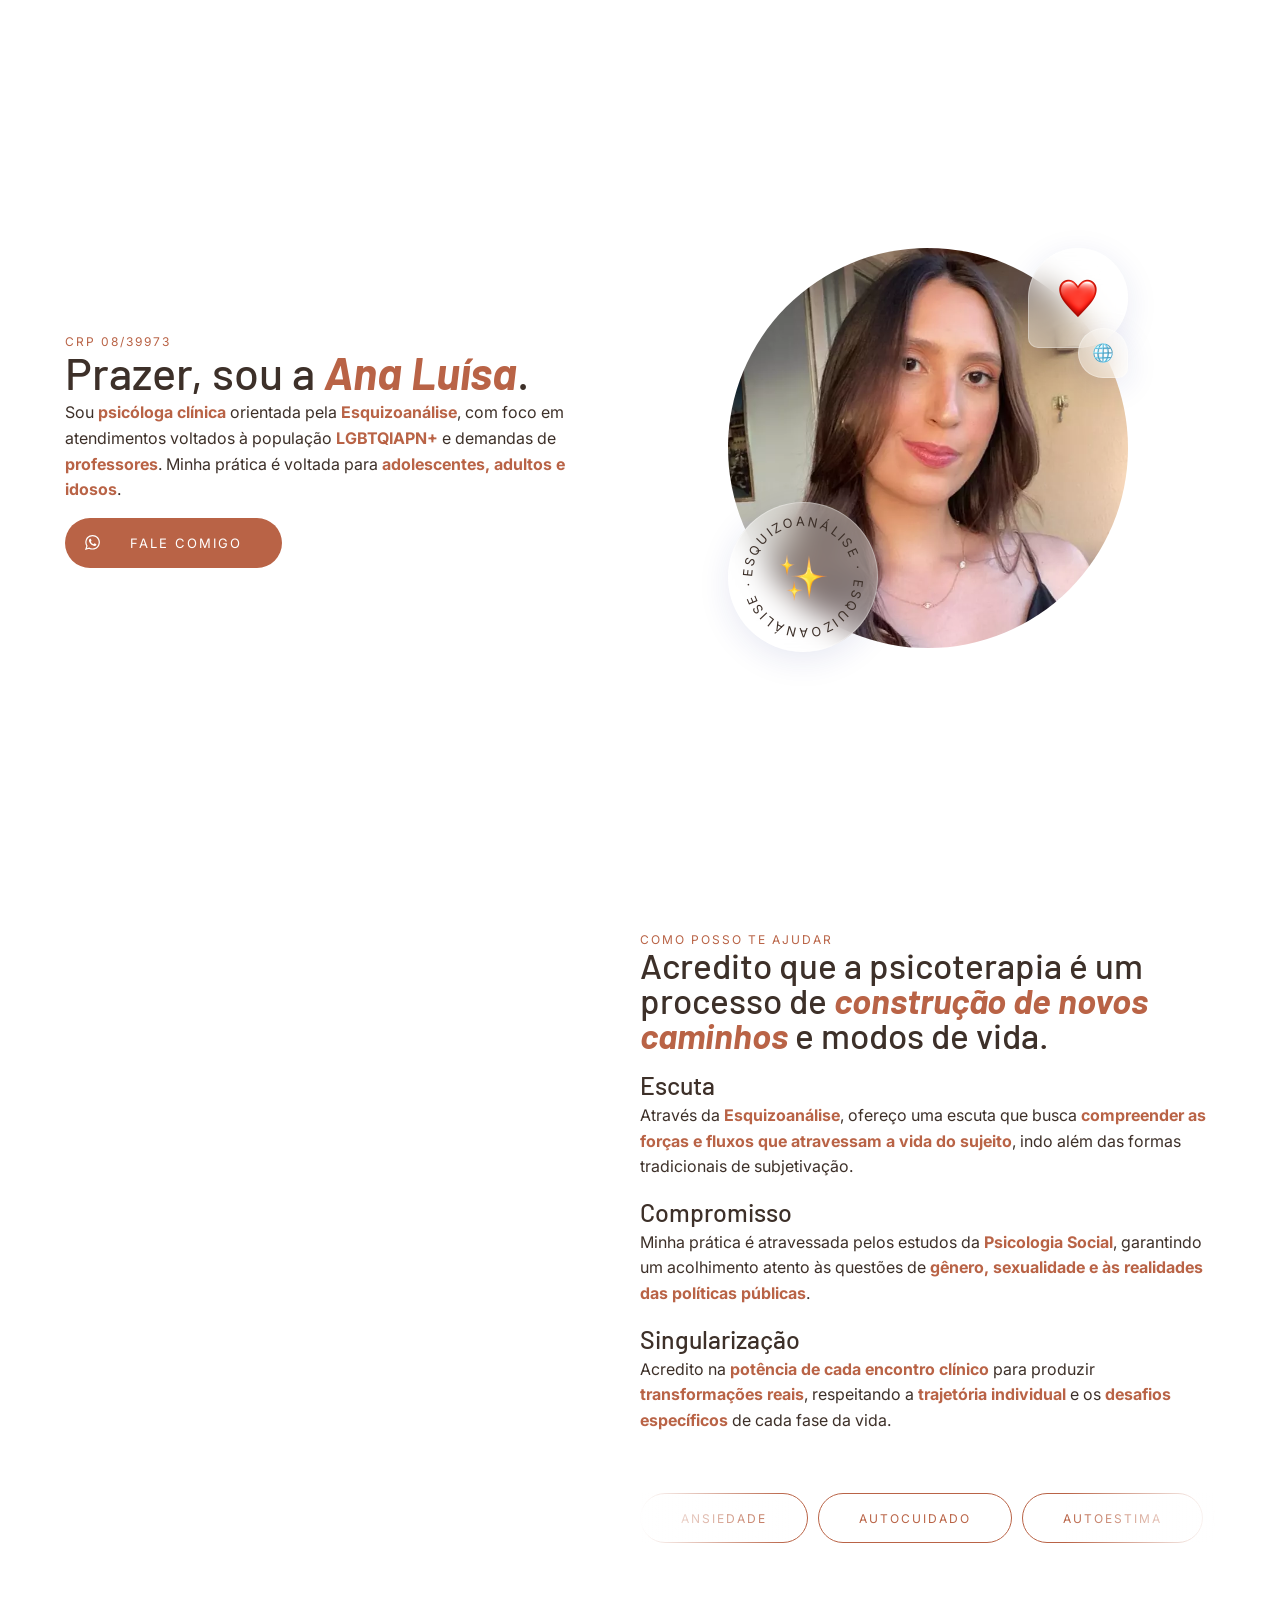
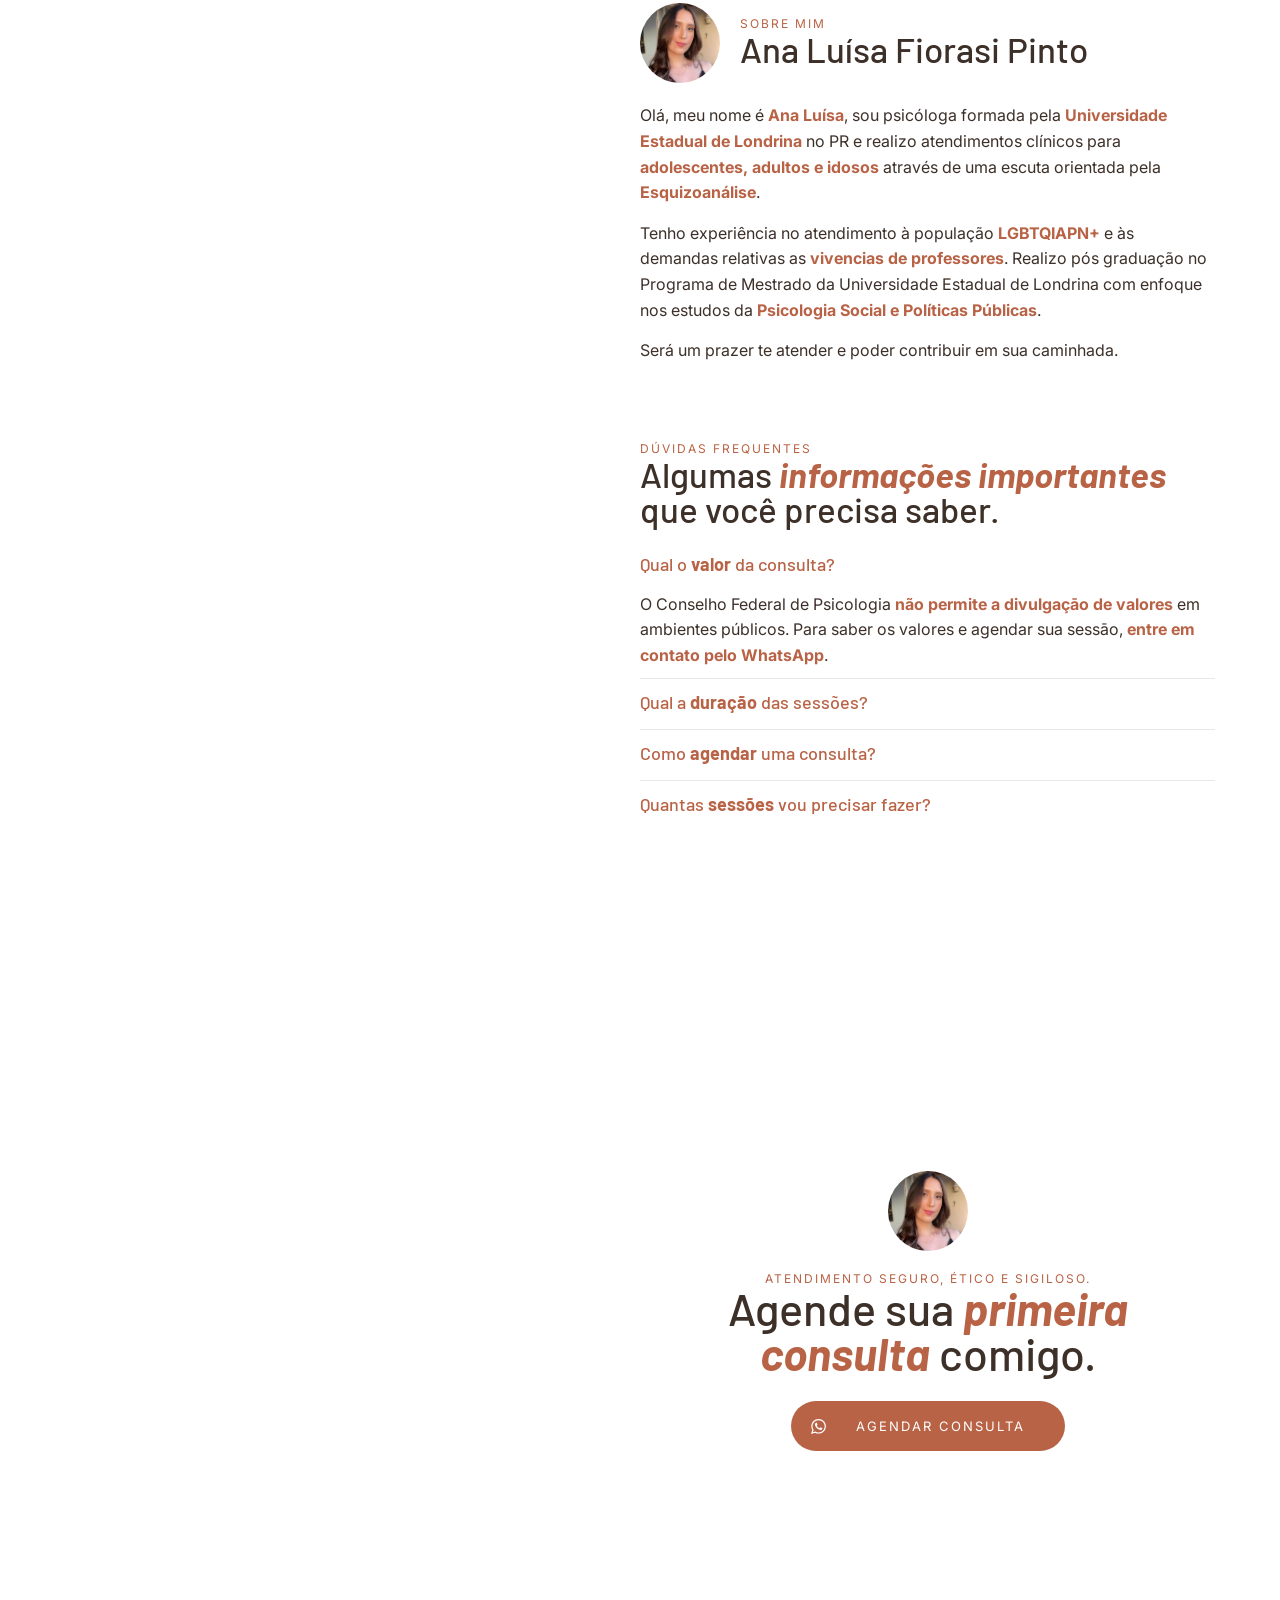
<file: ana-luisa-fiorasi-pinto/index.html>
<!doctype html>
<html>
  <head>
    <meta charset="UTF-8" />
    <meta name="viewport" content="width=device-width, initial-scale=1.0" />
    <title>Ana Luísa Fiorasi Pinto</title>
    <link rel="stylesheet" href="style.css" />
  </head>
  <body>
    <div class="container">
      <header>
        <section class="Head">
          <div class="wrapper">
            <span>CRP 08/39973</span>
            <h1>Prazer, sou a <strong>Ana Luísa</strong>.</h1>
            <p>
              Sou <strong>psicóloga clínica</strong> orientada pela
              <strong>Esquizoanálise</strong>, com foco em atendimentos voltados
              à população <strong>LGBTQIAPN+</strong> e demandas de
              <strong>professores</strong>. Minha prática é voltada para
              <strong>adolescentes, adultos e idosos</strong>.
            </p>
            <div class="foot">
              <a
                href="https://wa.me/5543996277222"
                class="whatsapp-btn"
                target="_blank"
              >
                <img src="whatsapp.svg" width="15" />Fale comigo
              </a>
            </div>
          </div>
        </section>
      </header>

      <main>
        <section class="Hero">
          <div class="wrapper">
            <img src="foto.webp" class="photo" />

            <div class="bubble bg">
              <img src="emoji_bg.png" />
              <svg viewBox="0 0 100 100">
                <defs>
                  <path
                    id="circle-text"
                    d="M 50, 50
                         m -40, 0
                         a 40,40 0 1,1 80,0
                         a 40,40 0 1,1 -80,0"
                  />
                </defs>
                <text>
                  <textPath
                    xlink:href="#circle-text"
                    style="letter-spacing: 1.8px"
                  >
                    Esquizoanálise · Esquizoanálise ·
                  </textPath>
                </text>
              </svg>
            </div>

            <div class="bubble md">
              <img src="emoji_md.png" />
            </div>

            <div class="bubble sm"><img src="emoji_sm.png" /></div>
          </div>
        </section>

        <section class="Grid">
          <span>Como posso te ajudar</span>
          <h2>
            Acredito que a psicoterapia é um processo de
            <strong>construção de novos caminhos</strong> e modos de vida.
          </h2>
          <h3>Escuta</h3>
          <p>
            Através da <strong>Esquizoanálise</strong>, ofereço uma escuta que
            busca
            <strong
              >compreender as forças e fluxos que atravessam a vida do
              sujeito</strong
            >, indo além das formas tradicionais de subjetivação.
          </p>
          <h3>Compromisso</h3>
          <p>
            Minha prática é atravessada pelos estudos da
            <strong>Psicologia Social</strong>, garantindo um acolhimento atento
            às questões de
            <strong
              >gênero, sexualidade e às realidades das políticas
              públicas</strong
            >.
          </p>
          <h3>Singularização</h3>
          <p>
            Acredito na <strong>potência de cada encontro clínico</strong> para
            produzir <strong>transformações reais</strong>, respeitando a
            <strong>trajetória individual</strong> e os
            <strong>desafios específicos</strong> de cada fase da vida.
          </p>
        </section>

        <section class="Carousel">
          <div class="wrapper">
            <div class="items" id="carousel">
              <span class="item">Ansiedade</span>
              <span class="item">Autocuidado</span>
              <span class="item">Autoestima</span>
              <span class="item">LGBTQIA+</span>
              <span class="item">PCD</span>
              <span class="item">Alterações de humor</span>
              <span class="item">Angústia</span>
              <span class="item">Autoconhecimento</span>
              <span class="item">Depressão</span>
            </div>
          </div>
        </section>

        <section class="About">
          <div class="head">
            <img src="foto.webp" class="photo" />
            <div class="title">
              <span>Sobre mim</span>
              <h2>Ana Luísa Fiorasi Pinto</h2>
            </div>
          </div>

          <p>
            Olá, meu nome é <strong>Ana Luísa</strong>, sou psicóloga formada
            pela <strong>Universidade Estadual de Londrina</strong> no PR e
            realizo atendimentos clínicos para
            <strong>adolescentes, adultos e idosos</strong> através de uma
            escuta orientada pela <strong>Esquizoanálise</strong>.
          </p>
          <p>
            Tenho experiência no atendimento à população
            <strong>LGBTQIAPN+</strong> e às demandas relativas as
            <strong>vivencias de professores</strong>. Realizo pós graduação no
            Programa de Mestrado da Universidade Estadual de Londrina com
            enfoque nos estudos da
            <strong>Psicologia Social e Políticas Públicas</strong>.
          </p>
          <p>Será um prazer te atender e poder contribuir em sua caminhada.</p>
        </section>

        <section class="FAQ">
          <span>Dúvidas frequentes</span>
          <h2>
            Algumas <strong>informações importantes</strong> que você precisa
            saber.
          </h2>

          <div class="accordion">
            <details name="faq" open>
              <summary>
                <h4>Qual o <strong>valor</strong> da consulta?</h4>
              </summary>
              <p>
                O Conselho Federal de Psicologia
                <strong>não permite a divulgaçāo de valores</strong> em
                ambientes públicos. Para saber os valores e agendar sua sessāo,
                <strong>entre em contato pelo WhatsApp</strong>.
              </p>
            </details>
            <details name="faq">
              <summary>
                <h4>Qual a <strong>duração</strong> das sessões?</h4>
              </summary>
              <p>
                Geralmente, as sessões têm duraçāo de aproximadamente
                <strong>50 minutos</strong>, com
                <strong>frequência semanal</strong>.
              </p>
            </details>
            <details name="faq">
              <summary>
                <h4>Como <strong>agendar</strong> uma consulta?</h4>
              </summary>
              <p>
                O agendamento é feito de
                <strong>forma simples e direta</strong> pelo
                <strong>WhatsApp</strong>. Basta
                <strong>clicar no botão</strong> disponível aqui no site e você
                será <strong>redirecionado para uma conversa comigo</strong>.
                Por lá, podemos alinhar <strong>horários</strong> disponíveis,
                <strong>valores</strong> e qualquer
                <strong>outra dúvida</strong> que você tenha antes de marcar sua
                sessão.
              </p>
            </details>
            <details name="faq">
              <summary>
                <h4>Quantas <strong>sessões</strong> vou precisar fazer?</h4>
              </summary>
              <p>
                A quantidade de sessões varia conforme as
                <strong>necessidades individuais</strong>. A terapia é um
                <strong>processo contínuo</strong> e
                <strong>revisamos o progresso regularmente</strong>, sem uma
                previsão exata de término
              </p>
            </details>
          </div>
        </section>

        <section class="CTA">
          <img src="foto.webp" class="photo" />
          <span>Atendimento seguro, ético e sigiloso.</span>
          <h1>Agende sua <strong>primeira consulta</strong> comigo.</h1>
          <a
            href="https://wa.me/5543996277222"
            class="whatsapp-btn"
            target="_blank"
          >
            <img src="whatsapp.svg" width="15" />
            Agendar consulta
          </a>
        </section>
      </main>
    </div>
    <script>
      const carousel = document.getElementById("carousel")
      carousel.innerHTML += carousel.innerHTML
    </script>
  </body>
</html>
</file>
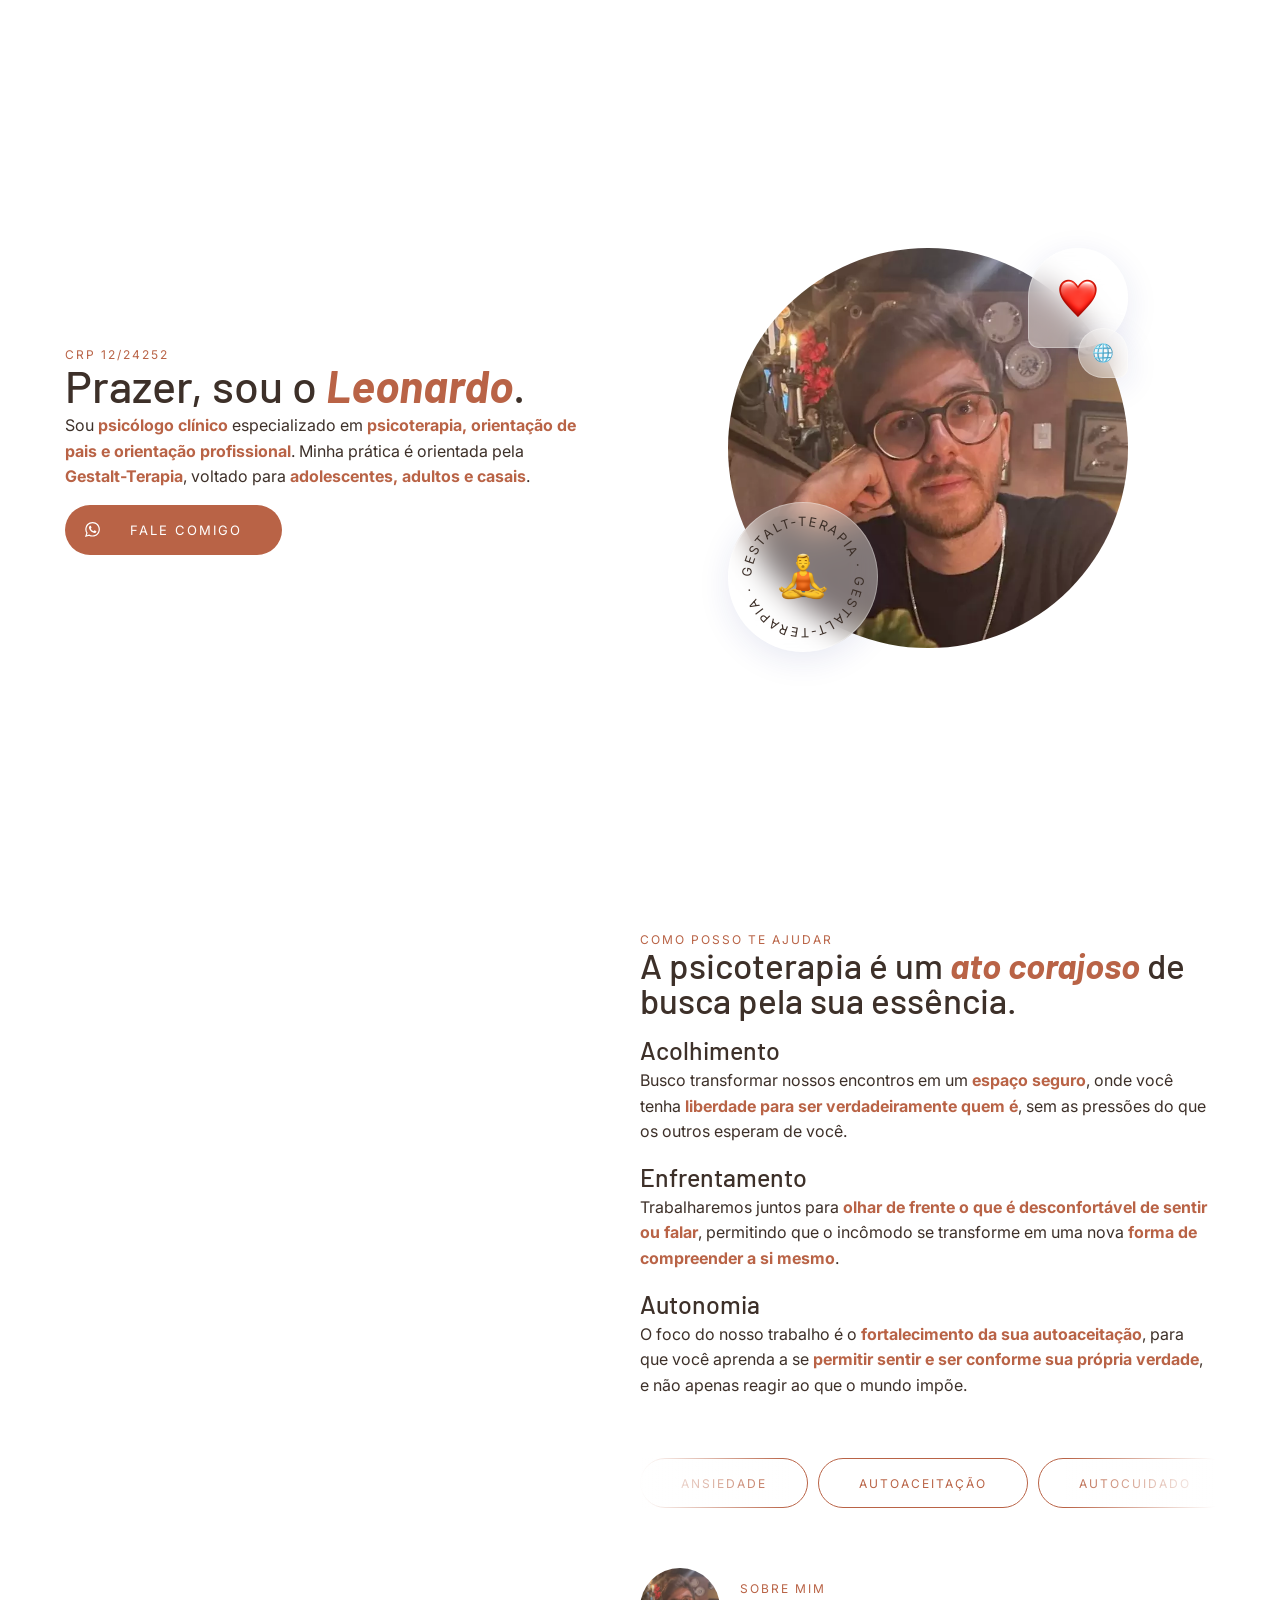
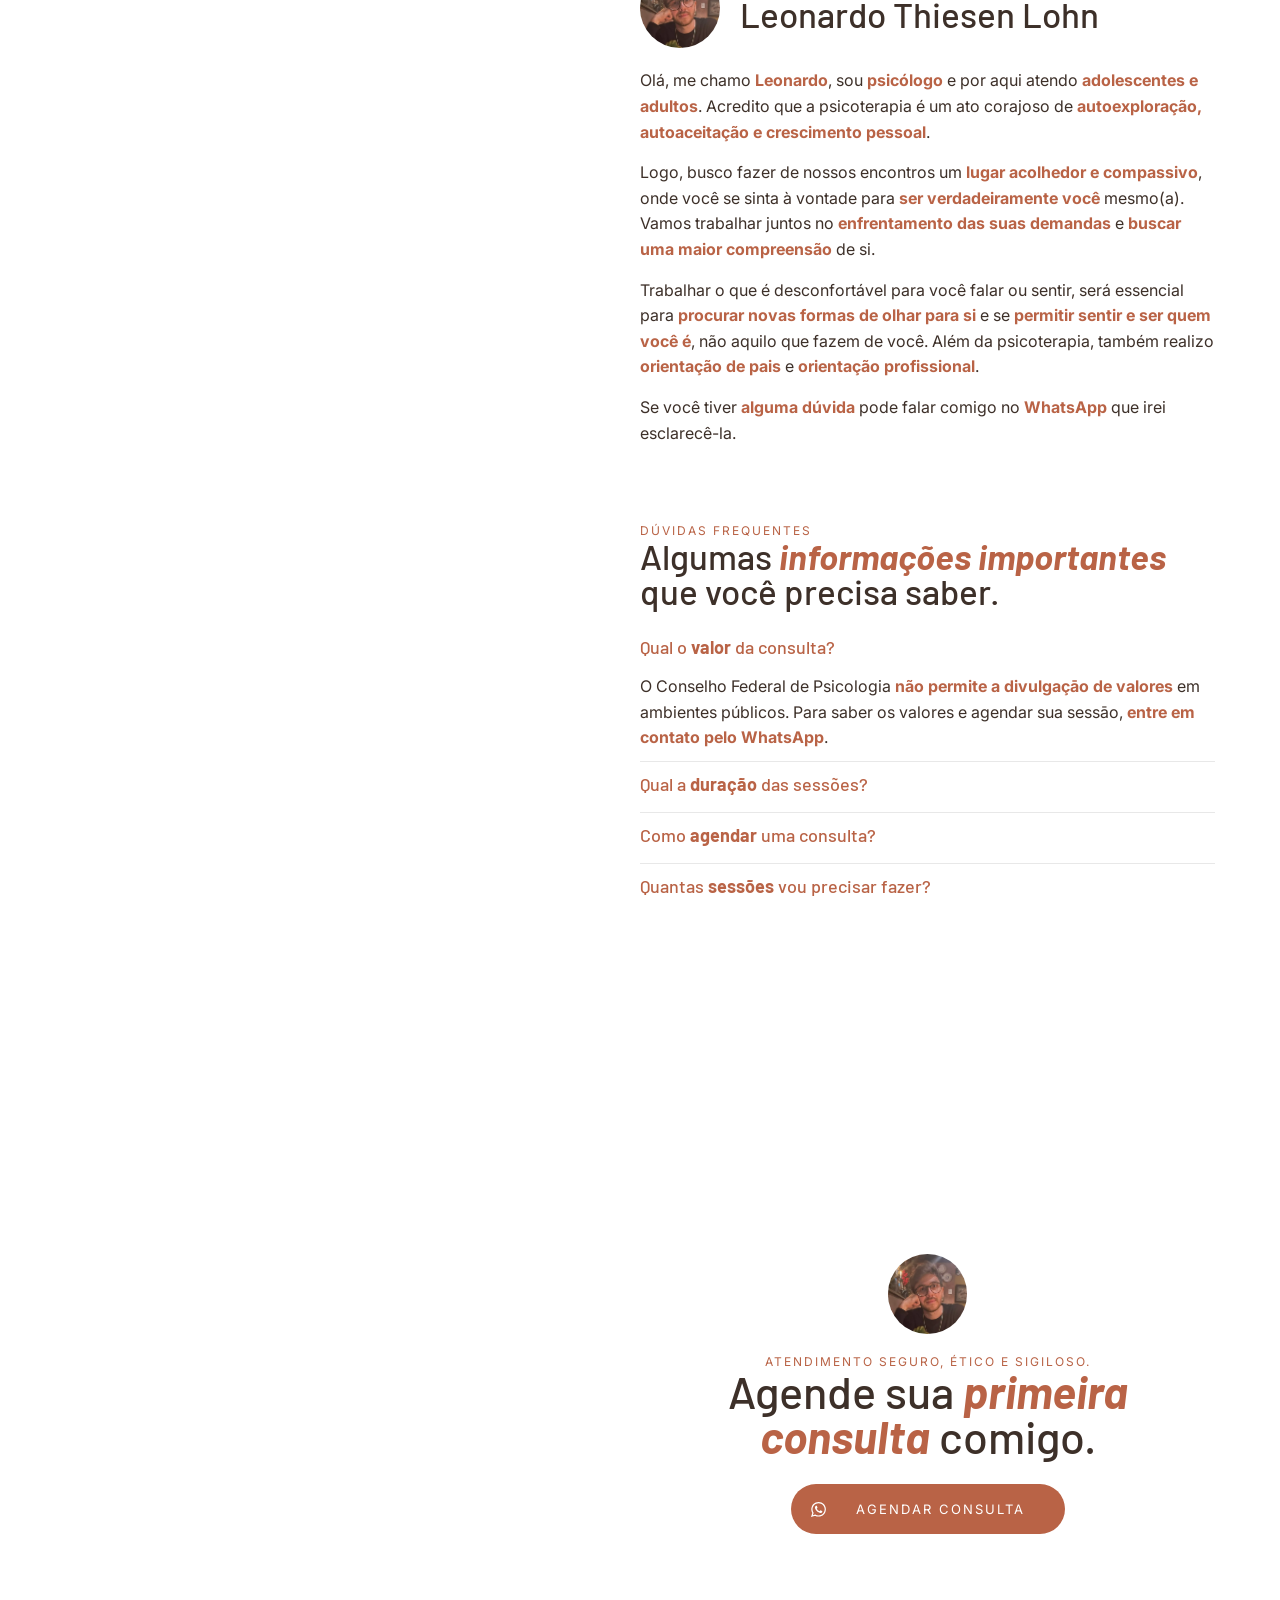
<file: leonardo-thiesen-lohn/index.html>
<!doctype html>
<html>
  <head>
    <meta charset="UTF-8" />
    <meta name="viewport" content="width=device-width, initial-scale=1.0" />
    <title>Leonardo Thiesen Lohn</title>
    <link rel="stylesheet" href="style.css" />
  </head>
  <body>
    <div class="container">
      <header>
        <section class="Head">
          <div class="wrapper">
            <span>CRP 12/24252</span>
            <h1>Prazer, sou o <strong>Leonardo</strong>.</h1>
            <p>
              Sou <strong>psic&oacute;logo cl&iacute;nico</strong> especializado
              em
              <strong
                >psicoterapia, orienta&ccedil;&atilde;o de pais e
                orienta&ccedil;&atilde;o profissional</strong
              >. Minha pr&aacute;tica &eacute; orientada pela
              <strong>Gestalt-Terapia</strong>, voltado para
              <strong>adolescentes, adultos e casais</strong>.
            </p>
            <div class="foot">
              <a
                href="https://wa.me/5548991569145"
                class="whatsapp-btn"
                target="_blank"
              >
                <img src="whatsapp.svg" width="15" />Fale comigo
              </a>
            </div>
          </div>
        </section>
      </header>

      <main>
        <section class="Hero">
          <div class="wrapper">
            <img src="foto.webp" class="photo" />

            <div class="bubble bg">
              <img src="emoji_bg.png" />
              <svg viewBox="0 0 100 100">
                <defs>
                  <path
                    id="circle-text"
                    d="M 50, 50
                         m -40, 0
                         a 40,40 0 1,1 80,0
                         a 40,40 0 1,1 -80,0"
                  />
                </defs>
                <text>
                  <textPath
                    xlink:href="#circle-text"
                    style="letter-spacing: 1.5px"
                  >
                    Gestalt-Terapia · Gestalt-Terapia ·
                  </textPath>
                </text>
              </svg>
            </div>

            <div class="bubble md">
              <img src="emoji_md.png" />
            </div>

            <div class="bubble sm"><img src="emoji_sm.png" /></div>
          </div>
        </section>

        <section class="Grid">
          <span>Como posso te ajudar</span>
          <h2>
            A psicoterapia é um <strong>ato corajoso</strong> de busca pela sua
            essência.
          </h2>
          <h3>Acolhimento</h3>
          <p>
            Busco transformar nossos encontros em um
            <strong>espaço seguro</strong>, onde você tenha
            <strong>liberdade para ser verdadeiramente quem é</strong>, sem as
            pressões do que os outros esperam de você.
          </p>

          <h3>Enfrentamento</h3>
          <p>
            Trabalharemos juntos para
            <strong
              >olhar de frente o que é desconfortável de sentir ou falar</strong
            >, permitindo que o incômodo se transforme em uma nova
            <strong>forma de compreender a si mesmo</strong>.
          </p>

          <h3>Autonomia</h3>
          <p>
            O foco do nosso trabalho é o
            <strong>fortalecimento da sua autoaceitação</strong>, para que você
            aprenda a se
            <strong>permitir sentir e ser conforme sua própria verdade</strong>,
            e não apenas reagir ao que o mundo impõe.
          </p>
        </section>

        <section class="Carousel">
          <div class="wrapper">
            <div class="items" id="carousel">
              <span class="item">Ansiedade</span>
              <span class="item">Autoaceitação</span>
              <span class="item">Autocuidado</span>
              <span class="item">Autoconhecimento</span>
              <span class="item">Autoestima</span>
              <span class="item">Autonomia</span>
              <span class="item">Ciúmes</span>
              <span class="item">Culpa</span>
              <span class="item">Conflitos amorosos</span>
              <span class="item">LGBTQIA+</span>
            </div>
          </div>
        </section>

        <section class="About">
          <div class="head">
            <img src="foto.webp" class="photo" />
            <div class="title">
              <span>Sobre mim</span>
              <h2>Leonardo Thiesen Lohn</h2>
            </div>
          </div>

          <p>
            Olá, me chamo <strong>Leonardo</strong>, sou
            <strong>psicólogo</strong> e por aqui atendo
            <strong>adolescentes e adultos</strong>. Acredito que a psicoterapia
            é um ato corajoso de
            <strong>autoexploração, autoaceitação e crescimento pessoal</strong
            >.
          </p>
          <p>
            Logo, busco fazer de nossos encontros um
            <strong>lugar acolhedor e compassivo</strong>, onde você se sinta à
            vontade para <strong>ser verdadeiramente você</strong> mesmo(a).
            Vamos trabalhar juntos no
            <strong>enfrentamento das suas demandas</strong> e
            <strong>buscar uma maior compreensão</strong> de si.
          </p>
          <p>
            Trabalhar o que é desconfortável para você falar ou sentir, será
            essencial para
            <strong>procurar novas formas de olhar para si</strong> e se
            <strong>permitir sentir e ser quem você é</strong>, não aquilo que
            fazem de você. Além da psicoterapia, também realizo
            <strong>orientação de pais</strong> e
            <strong>orientação profissional</strong>.
          </p>
          <p>
            Se você tiver <strong>alguma dúvida</strong> pode falar comigo no
            <strong>WhatsApp</strong> que irei esclarecê-la.
          </p>
        </section>

        <section class="FAQ">
          <span>Dúvidas frequentes</span>
          <h2>
            Algumas <strong>informações importantes</strong> que você precisa
            saber.
          </h2>

          <div class="accordion">
            <details name="faq" open>
              <summary>
                <h4>Qual o <strong>valor</strong> da consulta?</h4>
              </summary>
              <p>
                O Conselho Federal de Psicologia
                <strong>não permite a divulgaçāo de valores</strong> em
                ambientes públicos. Para saber os valores e agendar sua sessāo,
                <strong>entre em contato pelo WhatsApp</strong>.
              </p>
            </details>
            <details name="faq">
              <summary>
                <h4>Qual a <strong>duração</strong> das sessões?</h4>
              </summary>
              <p>
                Geralmente, as sessões têm duraçāo de aproximadamente
                <strong>50 minutos</strong>, com
                <strong>frequência semanal</strong>.
              </p>
            </details>
            <details name="faq">
              <summary>
                <h4>Como <strong>agendar</strong> uma consulta?</h4>
              </summary>
              <p>
                O agendamento é feito de
                <strong>forma simples e direta</strong> pelo
                <strong>WhatsApp</strong>. Basta
                <strong>clicar no botão</strong> disponível aqui no site e você
                será <strong>redirecionado para uma conversa comigo</strong>.
                Por lá, podemos alinhar <strong>horários</strong> disponíveis,
                <strong>valores</strong> e qualquer
                <strong>outra dúvida</strong> que você tenha antes de marcar sua
                sessão.
              </p>
            </details>
            <details name="faq">
              <summary>
                <h4>Quantas <strong>sessões</strong> vou precisar fazer?</h4>
              </summary>
              <p>
                A quantidade de sessões varia conforme as
                <strong>necessidades individuais</strong>. A terapia é um
                <strong>processo contínuo</strong> e
                <strong>revisamos o progresso regularmente</strong>, sem uma
                previsão exata de término
              </p>
            </details>
          </div>
        </section>

        <section class="CTA">
          <img src="foto.webp" class="photo" />
          <span>Atendimento seguro, ético e sigiloso.</span>
          <h1>Agende sua <strong>primeira consulta</strong> comigo.</h1>
          <a
            href="https://wa.me/5548991569145"
            class="whatsapp-btn"
            target="_blank"
          >
            <img src="whatsapp.svg" width="15" />
            Agendar consulta
          </a>
        </section>
      </main>
    </div>
    <script>
      const carousel = document.getElementById("carousel")
      carousel.innerHTML += carousel.innerHTML
    </script>
  </body>
</html>
</file>
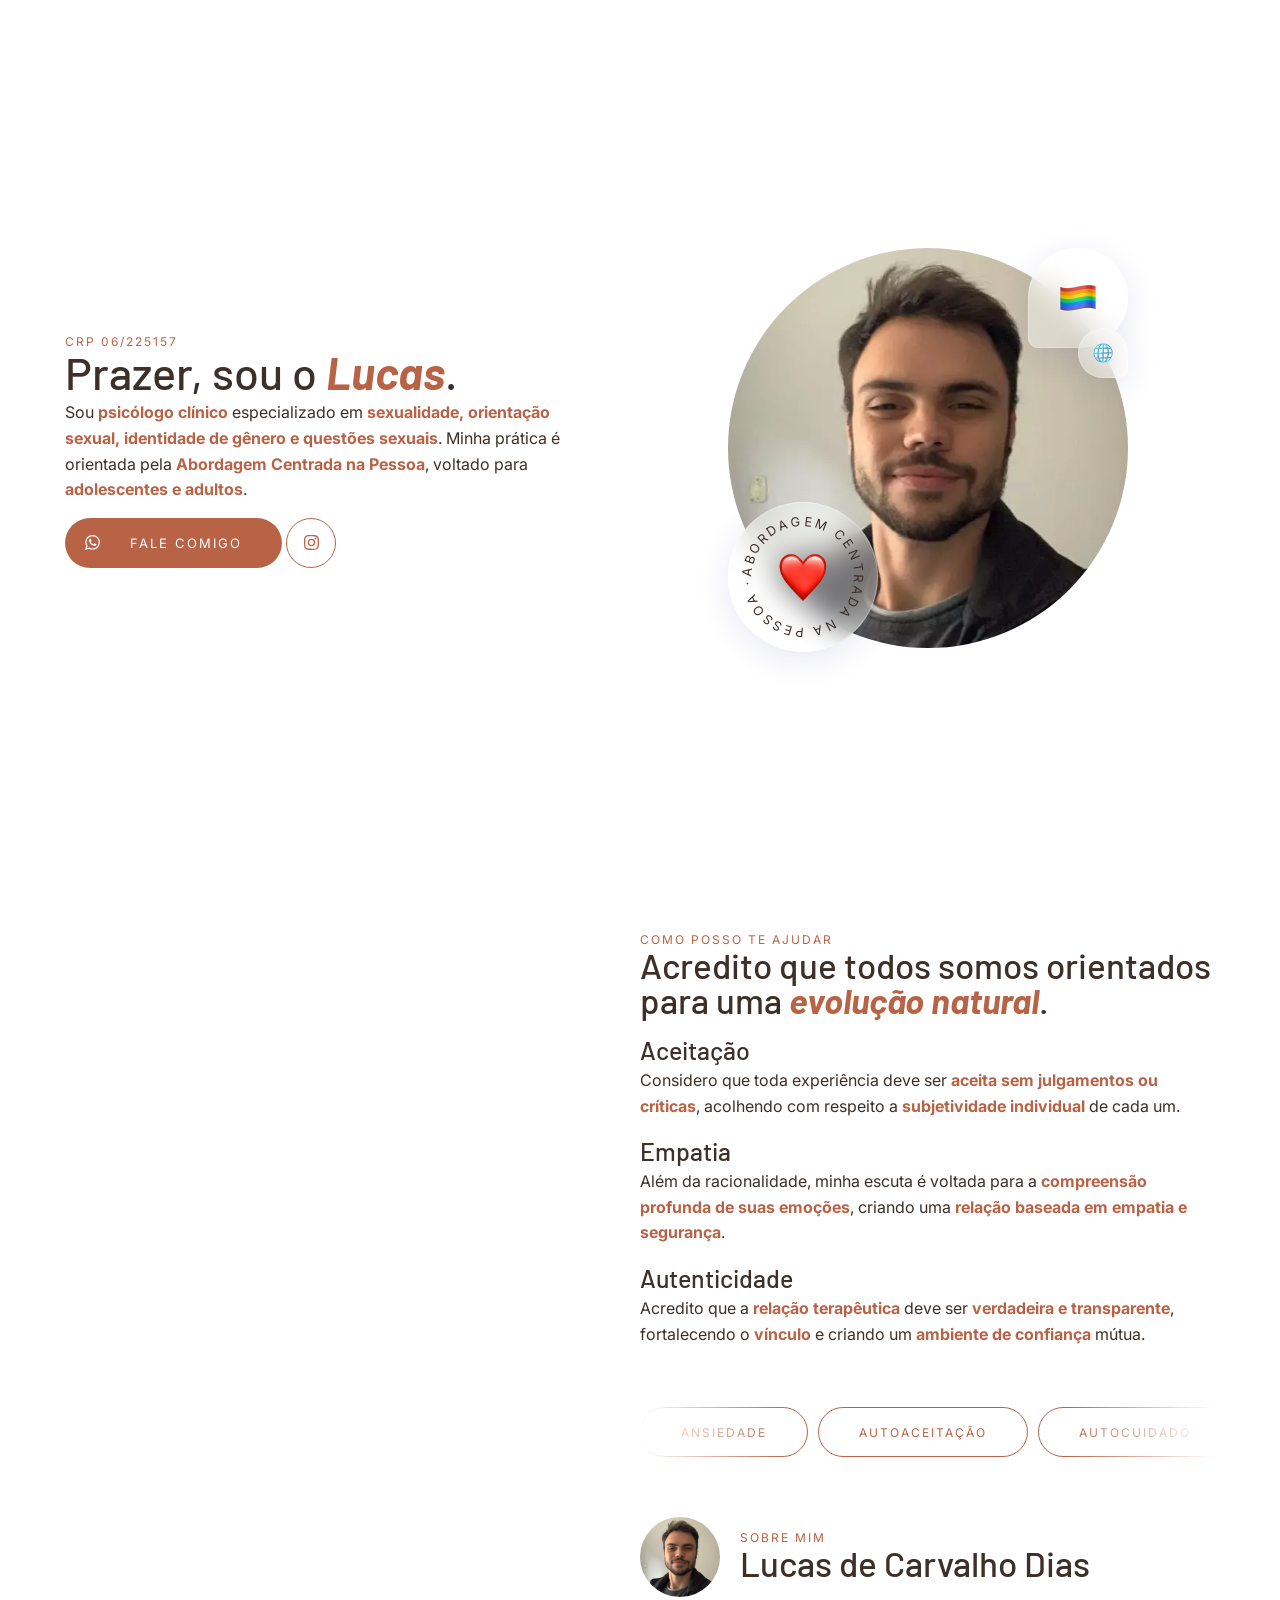
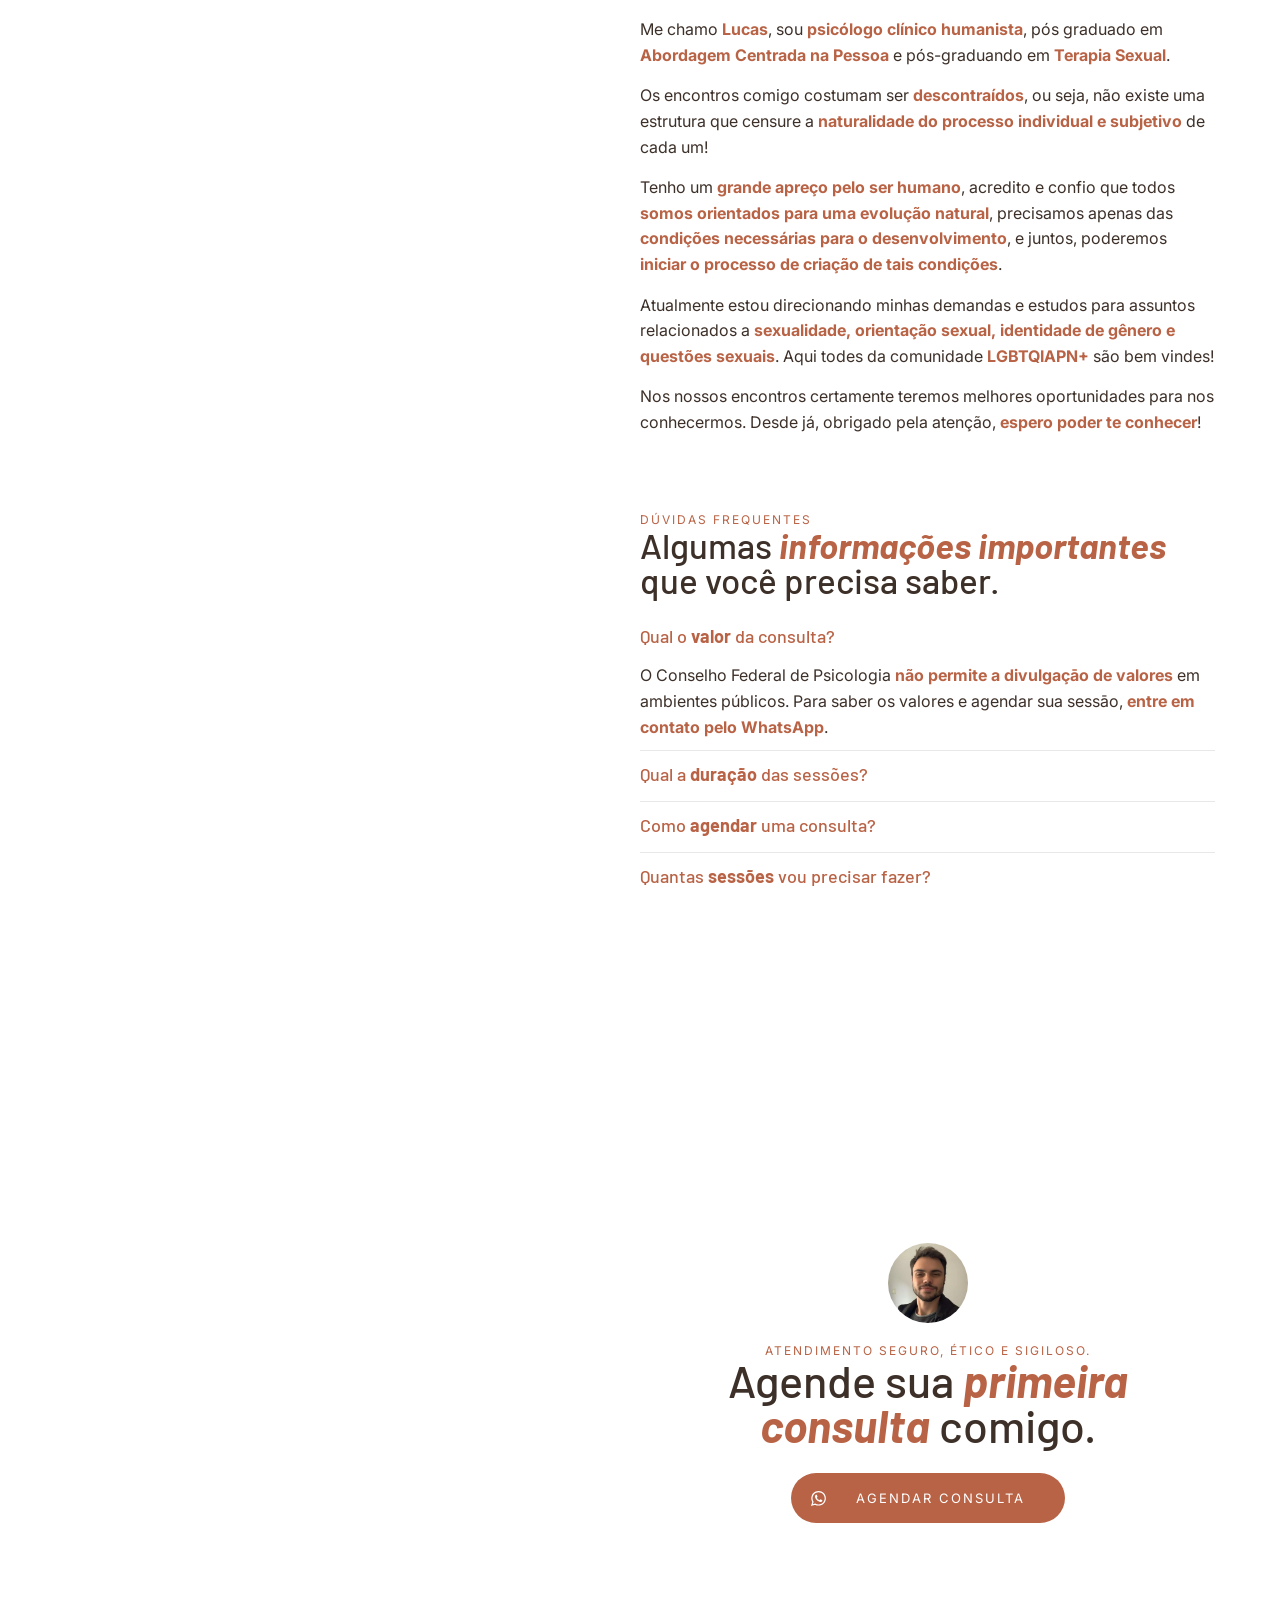
<file: lucas-de-carvalho-dias/index.html>
<!doctype html>
<html>
  <head>
    <meta charset="UTF-8" />
    <meta name="viewport" content="width=device-width, initial-scale=1.0" />
    <title>Lucas de Carvalho Dias: Psicólogo Clínico</title>
    <link rel="stylesheet" href="style.css" />
  </head>
  <body>
    <div class="container">
      <header>
        <section class="Head">
          <div class="wrapper">
            <span>CRP 06/225157</span>
            <h1>Prazer, sou o <strong>Lucas</strong>.</h1>
            <p>
              Sou <strong>psicólogo clínico</strong> especializado em
              <strong
                >sexualidade, orientação sexual, identidade de gênero e questões
                sexuais</strong
              >. Minha prática é orientada pela
              <strong>Abordagem Centrada na Pessoa</strong>, voltado para
              <strong>adolescentes e adultos</strong>.
            </p>
            <div class="foot">
              <a
                href="https://wa.me/5512991076191"
                class="whatsapp-btn"
                target="_blank"
              >
                <img src="whatsapp.svg" width="15" />Fale comigo
              </a>
              <a
                href="https://www.instagram.com/psi_colucas/"
                class="instagram-btn"
                target="_blank"
              >
                <img src="instagram.svg" width="15" />
              </a>
            </div>
          </div>
        </section>
      </header>

      <main>
        <section class="Hero">
          <div class="wrapper">
            <img src="foto.webp" class="photo" />

            <div class="bubble bg">
              <img src="heart.png" />
              <svg viewBox="0 0 100 100">
                <defs>
                  <path
                    id="circle-text"
                    d="M 50, 50
                         m -40, 0
                         a 40,40 0 1,1 80,0
                         a 40,40 0 1,1 -80,0"
                  />
                </defs>
                <text>
                  <textPath xlink:href="#circle-text">
                    Abordagem Centrada na Pessoa ·
                  </textPath>
                </text>
              </svg>
            </div>

            <div class="bubble md">
              <img src="rainbow.png" />
            </div>

            <div class="bubble sm"><img src="globe.png" /></div>
          </div>
        </section>

        <section class="Grid">
          <span>Como posso te ajudar</span>
          <h2>
            Acredito que todos somos orientados para uma
            <strong>evolução natural</strong>.
          </h2>
          <div class="item">
            <h3>Aceitação</h3>
            <p>
              Considero que toda experiência deve ser
              <strong>aceita sem julgamentos ou críticas</strong>, acolhendo com
              respeito a <strong>subjetividade individual</strong> de cada um.
            </p>
          </div>
          <div class="item">
            <h3>Empatia</h3>
            <p>
              Além da racionalidade, minha escuta é voltada para a
              <strong>compreensão profunda de suas emoções</strong>, criando uma
              <strong>relação baseada em empatia e segurança</strong>.
            </p>
          </div>
          <div class="item">
            <h3>Autenticidade</h3>
            <p>
              Acredito que a <strong>relação terapêutica</strong> deve ser
              <strong>verdadeira e transparente</strong>, fortalecendo o
              <strong>vínculo</strong> e criando um
              <strong>ambiente de confiança</strong> mútua.
            </p>
          </div>
        </section>

        <section class="Carousel">
          <div class="wrapper">
            <div class="items" id="carousel">
              <span class="item">Ansiedade</span>
              <span class="item">Autoaceitação</span>
              <span class="item">Autocuidado</span>
              <span class="item">Autoconhecimento</span>
              <span class="item">Autoestima</span>
              <span class="item">Autonomia</span>
              <span class="item">Ciúmes</span>
              <span class="item">Culpa</span>
              <span class="item">Conflitos amorosos</span>
              <span class="item">LGBTQIA+</span>
            </div>
          </div>
        </section>

        <section class="About">
          <div class="head">
            <img src="foto.webp" class="photo" />
            <div class="title">
              <span>Sobre mim</span>
              <h2>Lucas de Carvalho Dias</h2>
            </div>
          </div>

          <p>
            Me chamo <strong>Lucas</strong>, sou
            <strong>psic&oacute;logo cl&iacute;nico humanista</strong>,
            p&oacute;s graduado em
            <strong>Abordagem Centrada na Pessoa</strong>&nbsp;e
            p&oacute;s-graduando em <strong>Terapia Sexual</strong>.
          </p>
          <p>
            Os encontros comigo costumam ser
            <strong>descontra&iacute;dos</strong>, ou seja, n&atilde;o existe
            uma estrutura que censure a
            <strong>naturalidade do processo individual e subjetivo</strong> de
            cada um!
          </p>
          <p>
            Tenho um <strong>grande apre&ccedil;o pelo ser humano</strong>,
            acredito e confio que todos
            <strong
              >somos orientados para uma evolu&ccedil;&atilde;o natural</strong
            >, precisamos apenas das<strong>
              condi&ccedil;&otilde;es necess&aacute;rias para o
              desenvolvimento</strong
            >, e juntos, poderemos
            <strong
              >iniciar o processo de cria&ccedil;&atilde;o de tais
              condi&ccedil;&otilde;es</strong
            >.
          </p>
          <p>
            Atualmente estou direcionando minhas demandas e estudos para
            assuntos relacionados a
            <strong
              >sexualidade, orienta&ccedil;&atilde;o sexual, identidade de
              g&ecirc;nero e quest&otilde;es sexuais</strong
            >. Aqui todes da comunidade <strong>LGBTQIAPN+</strong> s&atilde;o
            bem vindes!
          </p>
          <p>
            Nos nossos encontros certamente teremos melhores oportunidades para
            nos conhecermos. Desde j&aacute;, obrigado pela
            aten&ccedil;&atilde;o, <strong>espero poder te conhecer</strong>!
          </p>
        </section>

        <section class="FAQ">
          <span>Dúvidas frequentes</span>
          <h2>
            Algumas <strong>informações importantes</strong> que você precisa
            saber.
          </h2>

          <div class="accordion">
            <details name="faq" open>
              <summary>
                <h4>Qual o <strong>valor</strong> da consulta?</h4>
              </summary>
              <p>
                O Conselho Federal de Psicologia
                <strong>não permite a divulgaçāo de valores</strong> em
                ambientes públicos. Para saber os valores e agendar sua sessāo,
                <strong>entre em contato pelo WhatsApp</strong>.
              </p>
            </details>
            <details name="faq">
              <summary>
                <h4>Qual a <strong>duração</strong> das sessões?</h4>
              </summary>
              <p>
                Geralmente, as sessões têm duraçāo de aproximadamente
                <strong>50 minutos</strong>, com
                <strong>frequência semanal</strong>.
              </p>
            </details>
            <details name="faq">
              <summary>
                <h4>Como <strong>agendar</strong> uma consulta?</h4>
              </summary>
              <p>
                O agendamento é feito de
                <strong>forma simples e direta</strong> pelo
                <strong>WhatsApp</strong>. Basta
                <strong>clicar no botão</strong> disponível aqui no site e você
                será <strong>redirecionado para uma conversa comigo</strong>.
                Por lá, podemos alinhar <strong>horários</strong> disponíveis,
                <strong>valores</strong> e qualquer
                <strong>outra dúvida</strong> que você tenha antes de marcar sua
                sessão.
              </p>
            </details>
            <details name="faq">
              <summary>
                <h4>Quantas <strong>sessões</strong> vou precisar fazer?</h4>
              </summary>
              <p>
                A quantidade de sessões varia conforme as
                <strong>necessidades individuais</strong>. A terapia é um
                <strong>processo contínuo</strong> e
                <strong>revisamos o progresso regularmente</strong>, sem uma
                previsão exata de término
              </p>
            </details>
          </div>
        </section>

        <section class="CTA">
          <img src="foto.webp" class="photo" />
          <span>Atendimento seguro, ético e sigiloso.</span>
          <h1>Agende sua <strong>primeira consulta</strong> comigo.</h1>
          <a
            href="https://wa.me/5512991076191"
            class="whatsapp-btn"
            target="_blank"
          >
            <img src="whatsapp.svg" width="15" />
            Agendar consulta
          </a>
        </section>
      </main>
    </div>
    <script>
      const carousel = document.getElementById("carousel")
      carousel.innerHTML += carousel.innerHTML
    </script>
  </body>
</html>
</file>
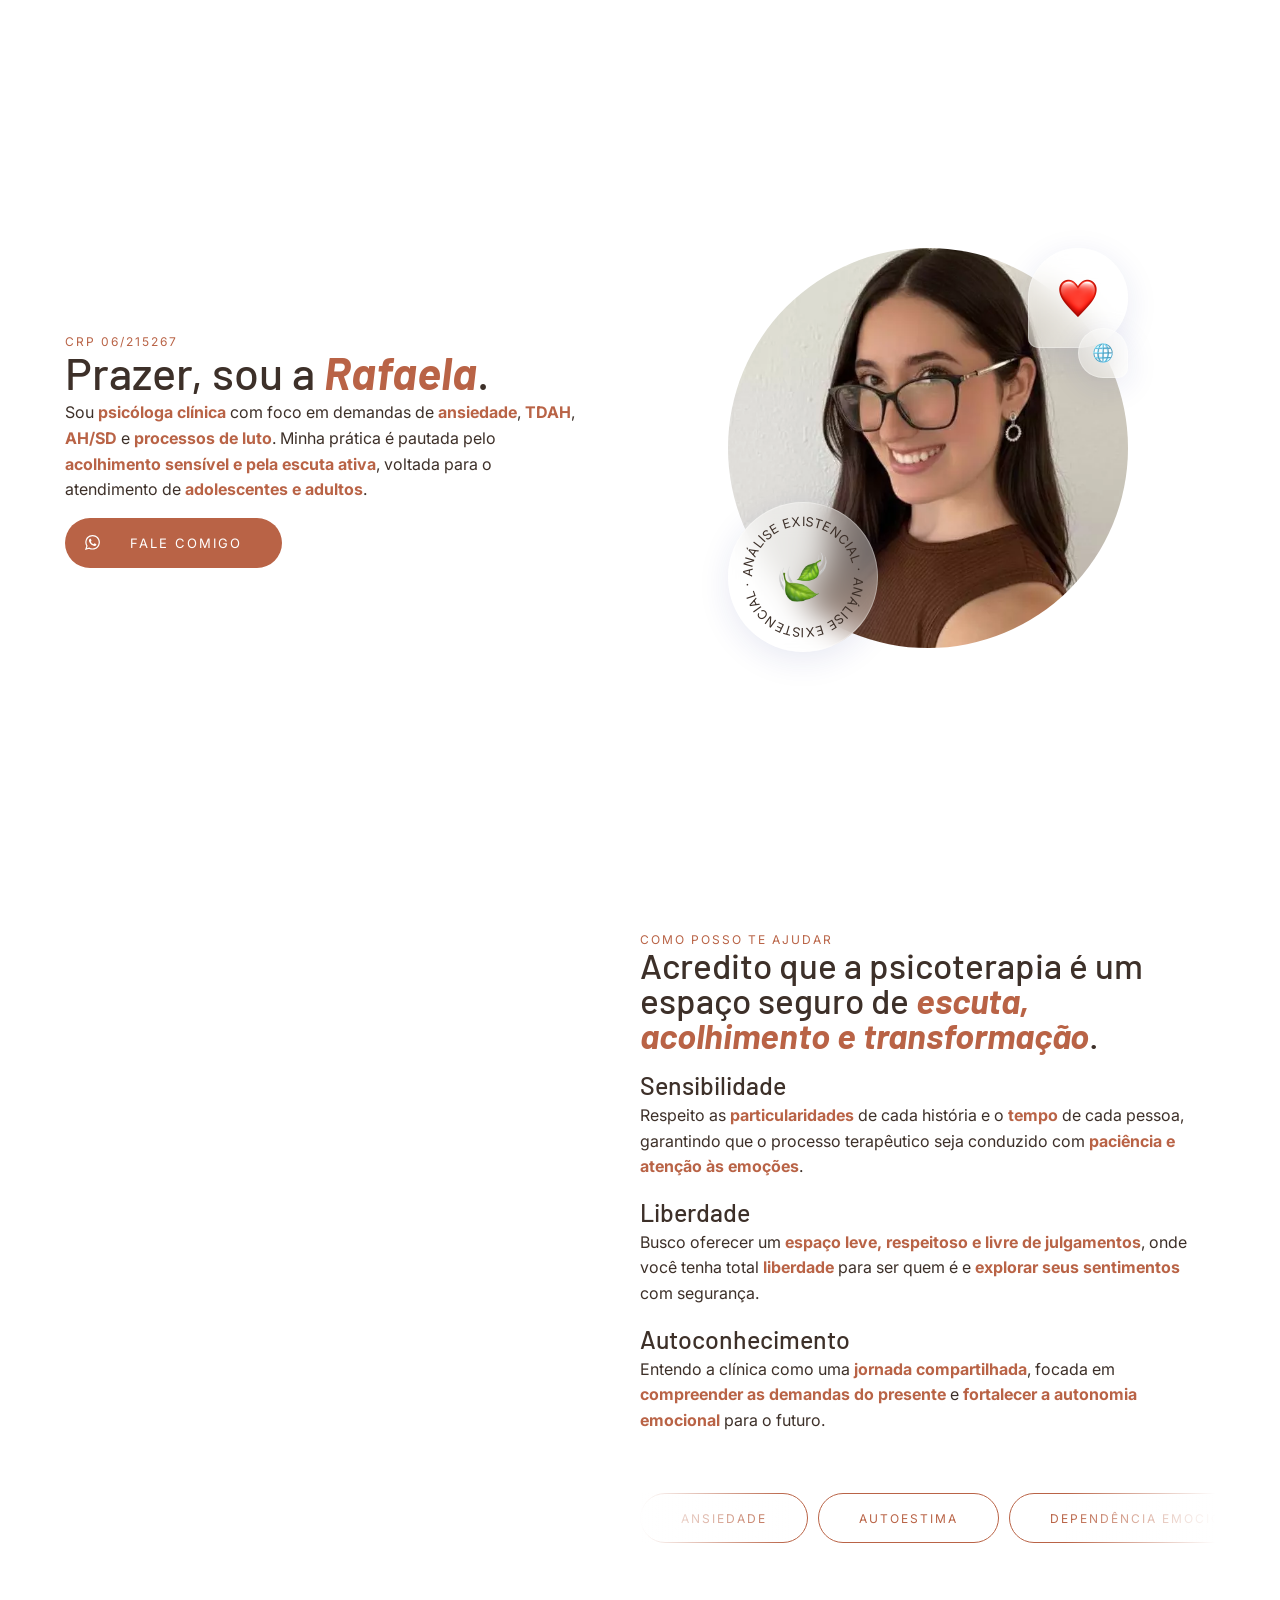
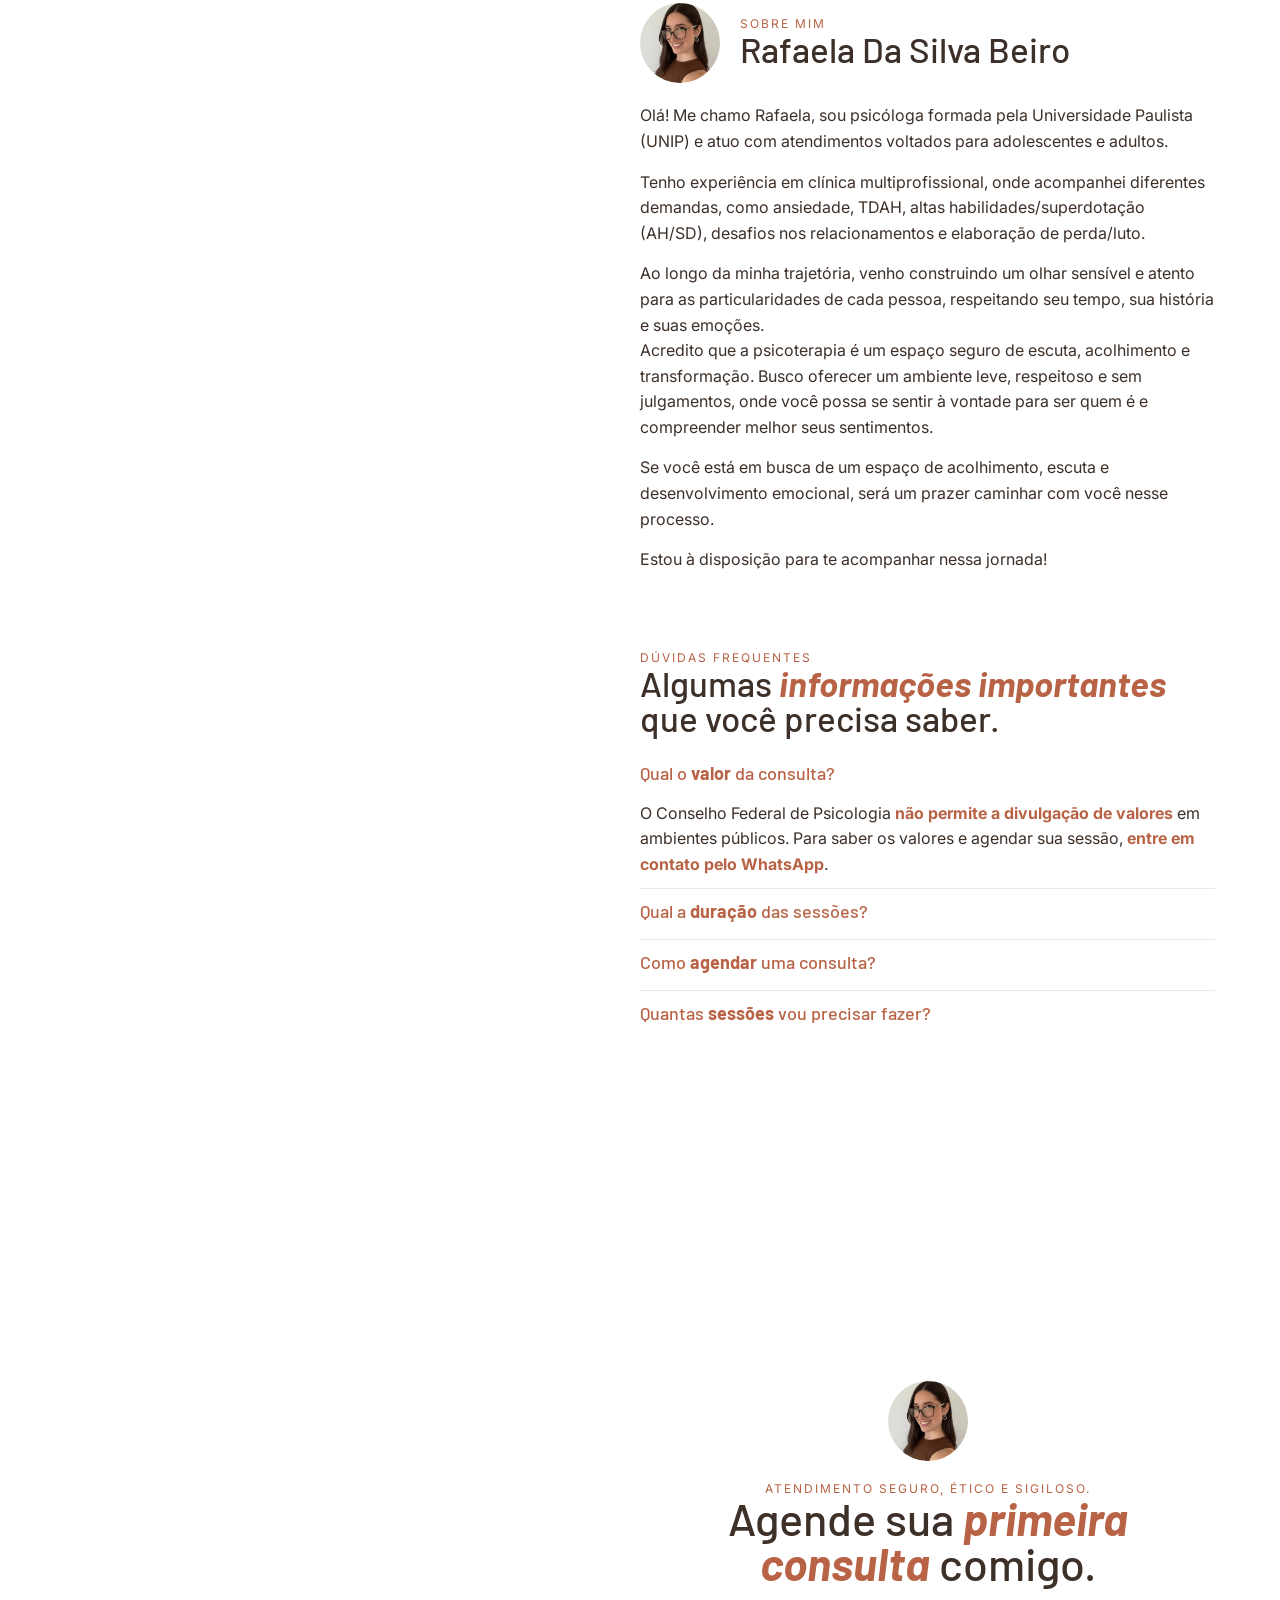
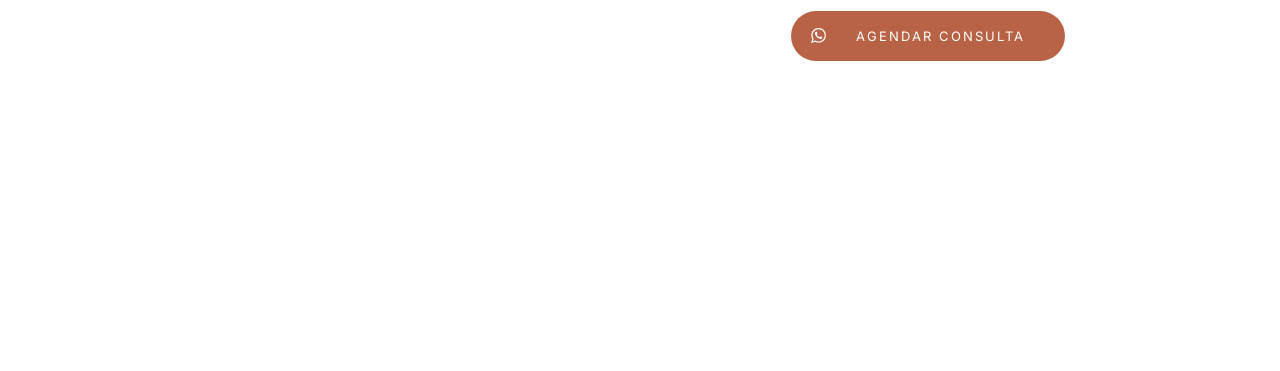
<file: rafaela-da-silva-beiro/index.html>
<!doctype html>
<html>
  <head>
    <meta charset="UTF-8" />
    <meta name="viewport" content="width=device-width, initial-scale=1.0" />
    <title>Rafaela Da Silva Beiro</title>
    <link rel="stylesheet" href="style.css" />
  </head>
  <body>
    <div class="container">
      <header>
        <section class="Head">
          <div class="wrapper">
            <span>CRP 06/215267</span>
            <h1>Prazer, sou a <strong>Rafaela</strong>.</h1>
            <p>
              Sou <strong>psicóloga clínica</strong> com foco em demandas de
              <strong>ansiedade</strong>, <strong>TDAH</strong>,
              <strong>AH/SD</strong> e<strong> processos de luto</strong>. Minha
              prática é pautada pelo
              <strong>acolhimento sensível e pela escuta ativa</strong>, voltada
              para o atendimento de <strong>adolescentes e adultos</strong>.
            </p>
            <div class="foot">
              <a
                href="https://wa.me/5511972914232"
                class="whatsapp-btn"
                target="_blank"
              >
                <img src="whatsapp.svg" width="15" />Fale comigo
              </a>
            </div>
          </div>
        </section>
      </header>

      <main>
        <section class="Hero">
          <div class="wrapper">
            <img src="foto.webp" class="photo" />

            <div class="bubble bg">
              <img src="emoji_bg.png" />
              <svg viewBox="0 0 100 100">
                <defs>
                  <path
                    id="circle-text"
                    d="M 50, 50
                         m -40, 0
                         a 40,40 0 1,1 80,0
                         a 40,40 0 1,1 -80,0"
                  />
                </defs>
                <text>
                  <textPath
                    xlink:href="#circle-text"
                    style="letter-spacing: 0.3px"
                  >
                    Análise existencial · Análise existencial ·
                  </textPath>
                </text>
              </svg>
            </div>

            <div class="bubble md">
              <img src="emoji_md.png" />
            </div>

            <div class="bubble sm"><img src="emoji_sm.png" /></div>
          </div>
        </section>

        <section class="Grid">
          <span>Como posso te ajudar</span>
          <h2>
            Acredito que a psicoterapia é um espaço seguro de
            <strong>escuta, acolhimento e transformação</strong>.
          </h2>
          <h3>Sensibilidade</h3>
          <p>
            Respeito as <strong>particularidades</strong> de cada história e o
            <strong>tempo</strong> de cada pessoa, garantindo que o processo
            terapêutico seja conduzido com
            <strong>paciência e atenção às emoções</strong>.
          </p>
          <h3>Liberdade</h3>
          <p>
            Busco oferecer um
            <strong>espaço leve, respeitoso e livre de julgamentos</strong>,
            onde você tenha total <strong>liberdade</strong> para ser quem é e
            <strong>explorar seus sentimentos</strong> com segurança.
          </p>
          <h3>Autoconhecimento</h3>
          <p>
            Entendo a clínica como uma <strong>jornada compartilhada</strong>,
            focada em <strong>compreender as demandas do presente</strong> e
            <strong>fortalecer a autonomia emocional</strong> para o futuro.
          </p>
        </section>

        <section class="Carousel">
          <div class="wrapper">
            <div class="items" id="carousel">
              <span class="item">Ansiedade</span>
              <span class="item">Autoestima</span>
              <span class="item">Dependência emocional</span>
              <span class="item">TDAH</span>
              <span class="item">Relacionamentos</span>
              <span class="item">Adolescência</span>
              <span class="item">AHSD</span>
              <span class="item">Autoconfiança</span>
              <span class="item">Doenças psicossomáticas</span>
              <span class="item">Conflitos amorosos</span>
            </div>
          </div>
        </section>

        <section class="About">
          <div class="head">
            <img src="foto.webp" class="photo" />
            <div class="title">
              <span>Sobre mim</span>
              <h2>Rafaela Da Silva Beiro</h2>
            </div>
          </div>

          <p>
            Olá! Me chamo Rafaela, sou psicóloga formada pela Universidade
            Paulista (UNIP) e atuo com atendimentos voltados para adolescentes e
            adultos.
          </p>
          <p>
            Tenho experiência em clínica multiprofissional, onde acompanhei
            diferentes demandas, como ansiedade, TDAH, altas
            habilidades/superdotação (AH/SD), desafios nos relacionamentos e
            elaboração de perda/luto.
          </p>
          <p>
            Ao longo da minha trajetória, venho construindo um olhar sensível e
            atento para as particularidades de cada pessoa, respeitando seu
            tempo, sua história e suas emoções.<br />Acredito que a psicoterapia
            é um espaço seguro de escuta, acolhimento e transformação. Busco
            oferecer um ambiente leve, respeitoso e sem julgamentos, onde você
            possa se sentir à vontade para ser quem é e compreender melhor seus
            sentimentos.
          </p>
          <p>
            Se você está em busca de um espaço de acolhimento, escuta e
            desenvolvimento emocional, será um prazer caminhar com você nesse
            processo.
          </p>
          <p>Estou à disposição para te acompanhar nessa jornada!</p>
        </section>

        <section class="FAQ">
          <span>Dúvidas frequentes</span>
          <h2>
            Algumas <strong>informações importantes</strong> que você precisa
            saber.
          </h2>

          <div class="accordion">
            <details name="faq" open>
              <summary>
                <h4>Qual o <strong>valor</strong> da consulta?</h4>
              </summary>
              <p>
                O Conselho Federal de Psicologia
                <strong>não permite a divulgaçāo de valores</strong> em
                ambientes públicos. Para saber os valores e agendar sua sessāo,
                <strong>entre em contato pelo WhatsApp</strong>.
              </p>
            </details>
            <details name="faq">
              <summary>
                <h4>Qual a <strong>duração</strong> das sessões?</h4>
              </summary>
              <p>
                Geralmente, as sessões têm duraçāo de aproximadamente
                <strong>50 minutos</strong>, com
                <strong>frequência semanal</strong>.
              </p>
            </details>
            <details name="faq">
              <summary>
                <h4>Como <strong>agendar</strong> uma consulta?</h4>
              </summary>
              <p>
                O agendamento é feito de
                <strong>forma simples e direta</strong> pelo
                <strong>WhatsApp</strong>. Basta
                <strong>clicar no botão</strong> disponível aqui no site e você
                será <strong>redirecionado para uma conversa comigo</strong>.
                Por lá, podemos alinhar <strong>horários</strong> disponíveis,
                <strong>valores</strong> e qualquer
                <strong>outra dúvida</strong> que você tenha antes de marcar sua
                sessão.
              </p>
            </details>
            <details name="faq">
              <summary>
                <h4>Quantas <strong>sessões</strong> vou precisar fazer?</h4>
              </summary>
              <p>
                A quantidade de sessões varia conforme as
                <strong>necessidades individuais</strong>. A terapia é um
                <strong>processo contínuo</strong> e
                <strong>revisamos o progresso regularmente</strong>, sem uma
                previsão exata de término
              </p>
            </details>
          </div>
        </section>

        <section class="CTA">
          <img src="foto.webp" class="photo" />
          <span>Atendimento seguro, ético e sigiloso.</span>
          <h1>Agende sua <strong>primeira consulta</strong> comigo.</h1>
          <a
            href="https://wa.me/5511972914232"
            class="whatsapp-btn"
            target="_blank"
          >
            <img src="whatsapp.svg" width="15" />
            Agendar consulta
          </a>
        </section>
      </main>
    </div>
    <script>
      const carousel = document.getElementById("carousel")
      carousel.innerHTML += carousel.innerHTML
    </script>
  </body>
</html>
</file>
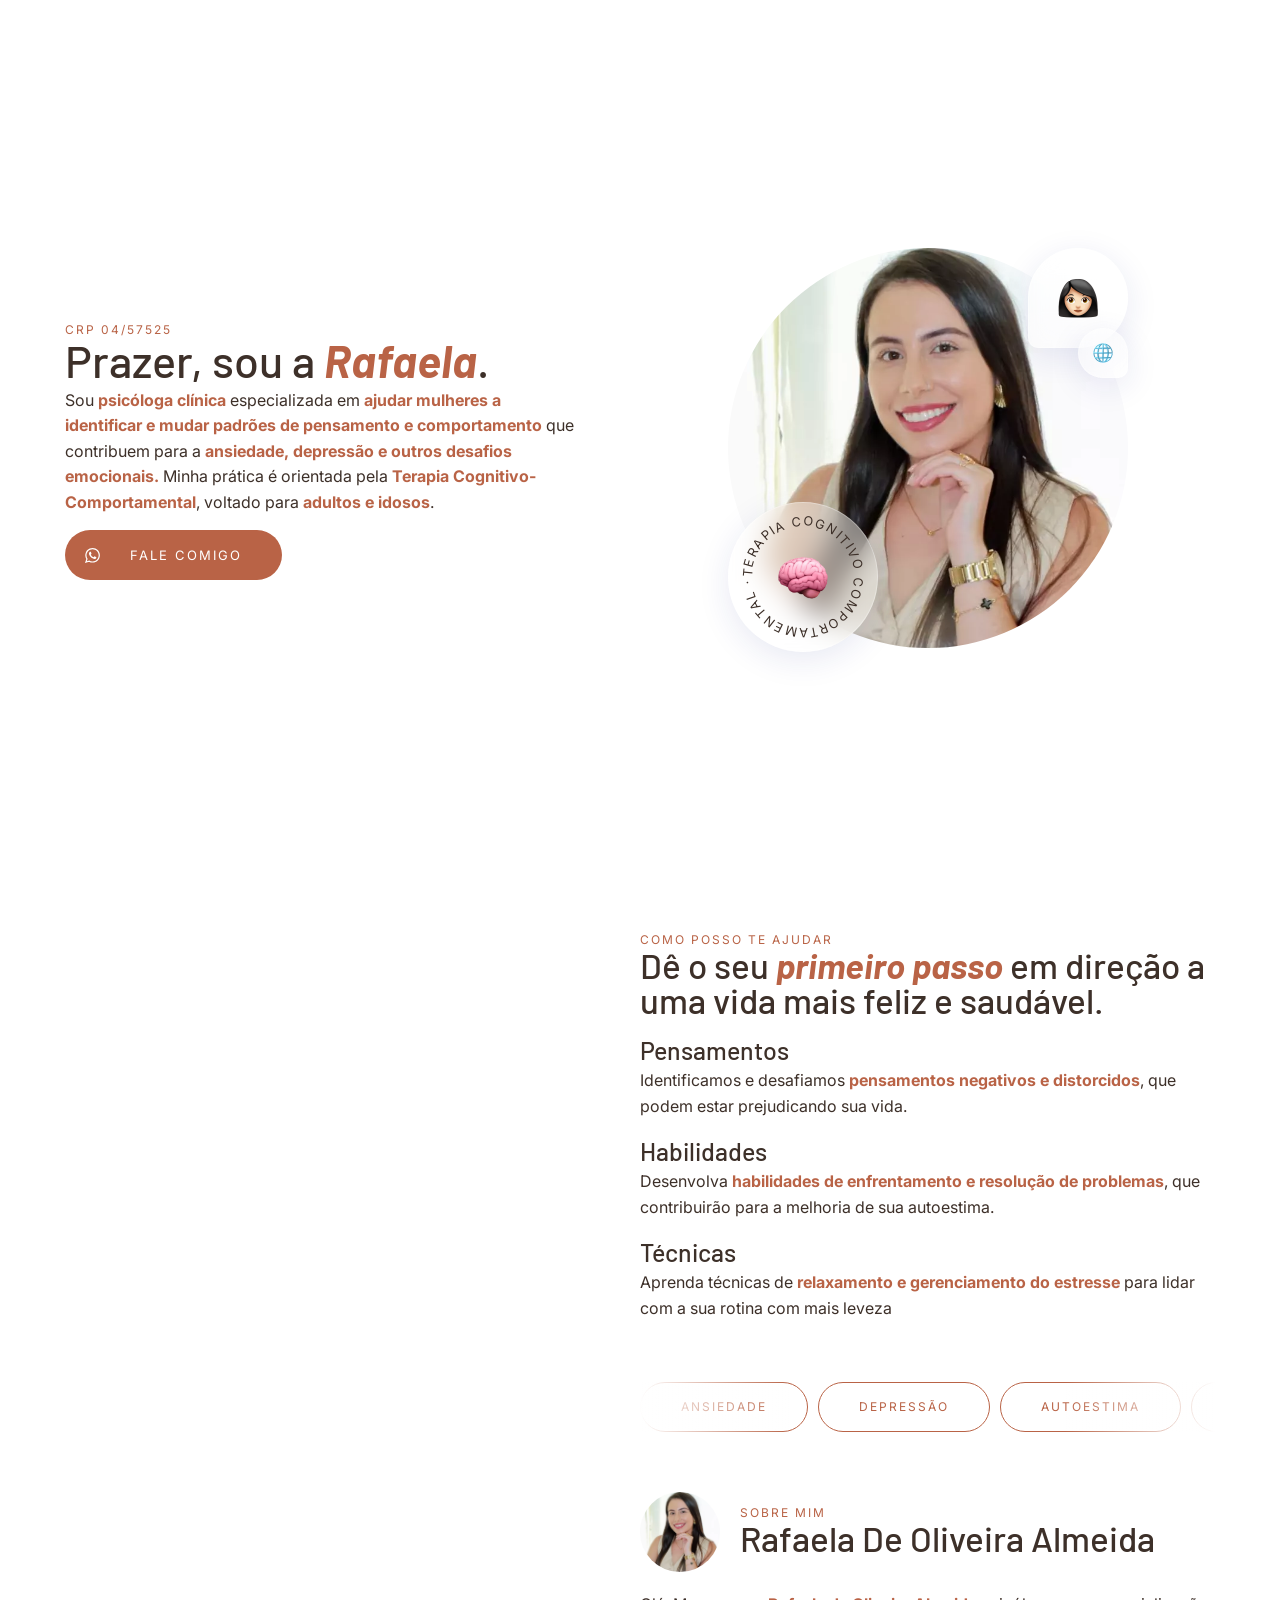
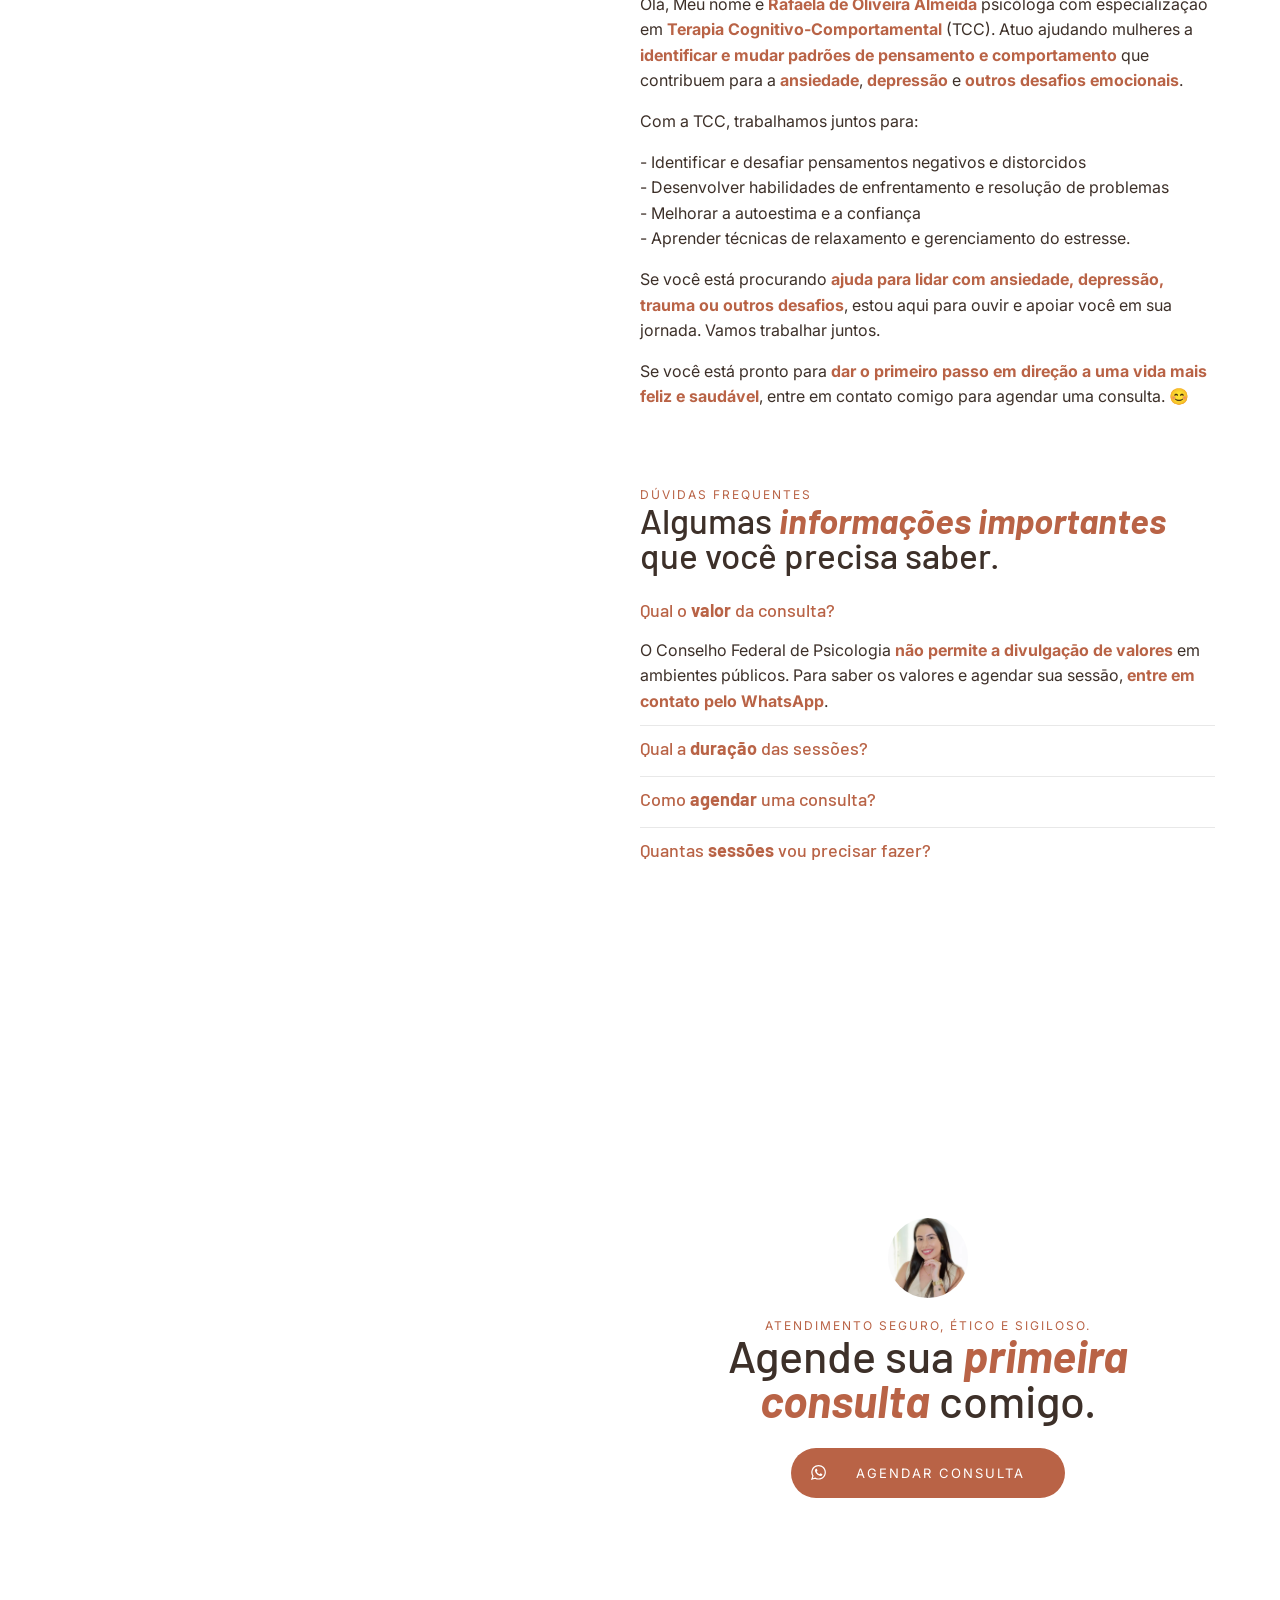
<file: rafaela-de-oliveira-almeida/index.html>
<!doctype html>
<html>
  <head>
    <meta charset="UTF-8" />
    <meta name="viewport" content="width=device-width, initial-scale=1.0" />
    <title>Rafaela De Oliveira Almeida</title>
    <link rel="stylesheet" href="style.css" />
  </head>
  <body>
    <div class="container">
      <header>
        <section class="Head">
          <div class="wrapper">
            <span>CRP 04/57525</span>
            <h1>Prazer, sou a <strong>Rafaela</strong>.</h1>
            <p>
              Sou <strong>psicóloga clínica</strong> especializada em
              <strong
                >ajudar mulheres a identificar e mudar padrões de pensamento e
                comportamento</strong
              >
              que contribuem para a
              <strong
                >ansiedade, depressão e outros desafios emocionais.</strong
              >
              Minha prática é orientada pela
              <strong>Terapia Cognitivo-Comportamental</strong>, voltado para
              <strong>adultos e idosos</strong>.
            </p>
            <div class="foot">
              <a
                href="https://wa.me/5524999284662"
                class="whatsapp-btn"
                target="_blank"
              >
                <img src="whatsapp.svg" width="15" />Fale comigo
              </a>
              <!-- <a
                href="https://www.instagram.com/psi_colucas/"
                class="instagram-btn"
                target="_blank"
              >
                <img src="instagram.svg" width="15" />
              </a> -->
            </div>
          </div>
        </section>
      </header>

      <main>
        <section class="Hero">
          <div class="wrapper">
            <img src="foto.webp" class="photo" />

            <div class="bubble bg">
              <img src="brain.png" />
              <svg viewBox="0 0 100 100">
                <defs>
                  <path
                    id="circle-text"
                    d="M 50, 50
                         m -40, 0
                         a 40,40 0 1,1 80,0
                         a 40,40 0 1,1 -80,0"
                  />
                </defs>
                <text>
                  <textPath xlink:href="#circle-text">
                    Terapia Cognitivo Comportamental ·
                  </textPath>
                </text>
              </svg>
            </div>

            <div class="bubble md">
              <img src="woman.png" />
            </div>

            <div class="bubble sm"><img src="globe.png" /></div>
          </div>
        </section>

        <section class="Grid">
          <span>Como posso te ajudar</span>
          <h2>
            Dê o seu <strong>primeiro passo</strong> em direção a uma vida mais
            feliz e saudável.
          </h2>
          <div class="item">
            <h3>Pensamentos</h3>
            <p>
              Identificamos e desafiamos
              <strong>pensamentos negativos e distorcidos</strong>, que podem
              estar prejudicando sua vida.
            </p>
          </div>
          <div class="item">
            <h3>Habilidades</h3>
            <p>
              Desenvolva
              <strong
                >habilidades de enfrentamento e resolução de problemas</strong
              >, que contribuirão para a melhoria de sua autoestima.
            </p>
          </div>
          <div class="item">
            <h3>Técnicas</h3>
            <p>
              Aprenda técnicas de
              <strong>relaxamento e gerenciamento do estresse</strong> para
              lidar com a sua rotina com mais leveza
            </p>
          </div>
        </section>

        <section class="Carousel">
          <div class="wrapper">
            <div class="items" id="carousel">
              <span class="item">Ansiedade</span>
              <span class="item">Depressão</span>
              <span class="item">Autoestima</span>
              <span class="item">Autoconhecimento</span>
              <span class="item">Autocuidado</span>
              <span class="item">Traumas</span>
              <span class="item">Relacionamentos</span>
              <span class="item">Dependência emocional</span>
              <span class="item">Insegurança</span>
            </div>
          </div>
        </section>

        <section class="About">
          <div class="head">
            <img src="foto.webp" class="photo" />
            <div class="title">
              <span>Sobre mim</span>
              <h2>Rafaela De Oliveira Almeida</h2>
            </div>
          </div>

          <p>
            Olá, Meu nome e
            <strong>Rafaela de Oliveira Almeida</strong> psicóloga com
            especialização em
            <strong>Terapia Cognitivo-Comportamental</strong> (TCC). Atuo
            ajudando mulheres a
            <strong
              >identificar e mudar padrões de pensamento e comportamento</strong
            >
            que contribuem para a <strong>ansiedade</strong>,
            <strong>depressão</strong> e
            <strong>outros desafios emocionais</strong>.
          </p>
          <p>Com a TCC, trabalhamos juntos para:</p>
          <p>
            - Identificar e desafiar pensamentos negativos e distorcidos<br />-
            Desenvolver habilidades de enfrentamento e resolução de problemas<br />-
            Melhorar a autoestima e a confiança<br />- Aprender técnicas de
            relaxamento e gerenciamento do estresse.
          </p>
          <p>
            Se você está procurando
            <strong
              >ajuda para lidar com ansiedade, depressão, trauma ou outros
              desafios</strong
            >, estou aqui para ouvir e apoiar você em sua jornada. Vamos
            trabalhar juntos.
          </p>
          <p>
            Se você está pronto para
            <strong
              >dar o primeiro passo em direção a uma vida mais feliz e
              saudável</strong
            >, entre em contato comigo para agendar uma consulta. 😊
          </p>
        </section>

        <section class="FAQ">
          <span>Dúvidas frequentes</span>
          <h2>
            Algumas <strong>informações importantes</strong> que você precisa
            saber.
          </h2>

          <div class="accordion">
            <details name="faq" open>
              <summary>
                <h4>Qual o <strong>valor</strong> da consulta?</h4>
              </summary>
              <p>
                O Conselho Federal de Psicologia
                <strong>não permite a divulgaçāo de valores</strong> em
                ambientes públicos. Para saber os valores e agendar sua sessāo,
                <strong>entre em contato pelo WhatsApp</strong>.
              </p>
            </details>
            <details name="faq">
              <summary>
                <h4>Qual a <strong>duração</strong> das sessões?</h4>
              </summary>
              <p>
                Geralmente, as sessões têm duraçāo de aproximadamente
                <strong>50 minutos</strong>, com
                <strong>frequência semanal</strong>.
              </p>
            </details>
            <details name="faq">
              <summary>
                <h4>Como <strong>agendar</strong> uma consulta?</h4>
              </summary>
              <p>
                O agendamento é feito de
                <strong>forma simples e direta</strong> pelo
                <strong>WhatsApp</strong>. Basta
                <strong>clicar no botão</strong> disponível aqui no site e você
                será <strong>redirecionado para uma conversa comigo</strong>.
                Por lá, podemos alinhar <strong>horários</strong> disponíveis,
                <strong>valores</strong> e qualquer
                <strong>outra dúvida</strong> que você tenha antes de marcar sua
                sessão.
              </p>
            </details>
            <details name="faq">
              <summary>
                <h4>Quantas <strong>sessões</strong> vou precisar fazer?</h4>
              </summary>
              <p>
                A quantidade de sessões varia conforme as
                <strong>necessidades individuais</strong>. A terapia é um
                <strong>processo contínuo</strong> e
                <strong>revisamos o progresso regularmente</strong>, sem uma
                previsão exata de término
              </p>
            </details>
          </div>
        </section>

        <section class="CTA">
          <img src="foto.webp" class="photo" />
          <span>Atendimento seguro, ético e sigiloso.</span>
          <h1>Agende sua <strong>primeira consulta</strong> comigo.</h1>
          <a
            href="https://wa.me/5524999284662"
            class="whatsapp-btn"
            target="_blank"
          >
            <img src="whatsapp.svg" width="15" />
            Agendar consulta
          </a>
        </section>
      </main>
    </div>
    <script>
      const carousel = document.getElementById("carousel")
      carousel.innerHTML += carousel.innerHTML
    </script>
  </body>
</html>
</file>
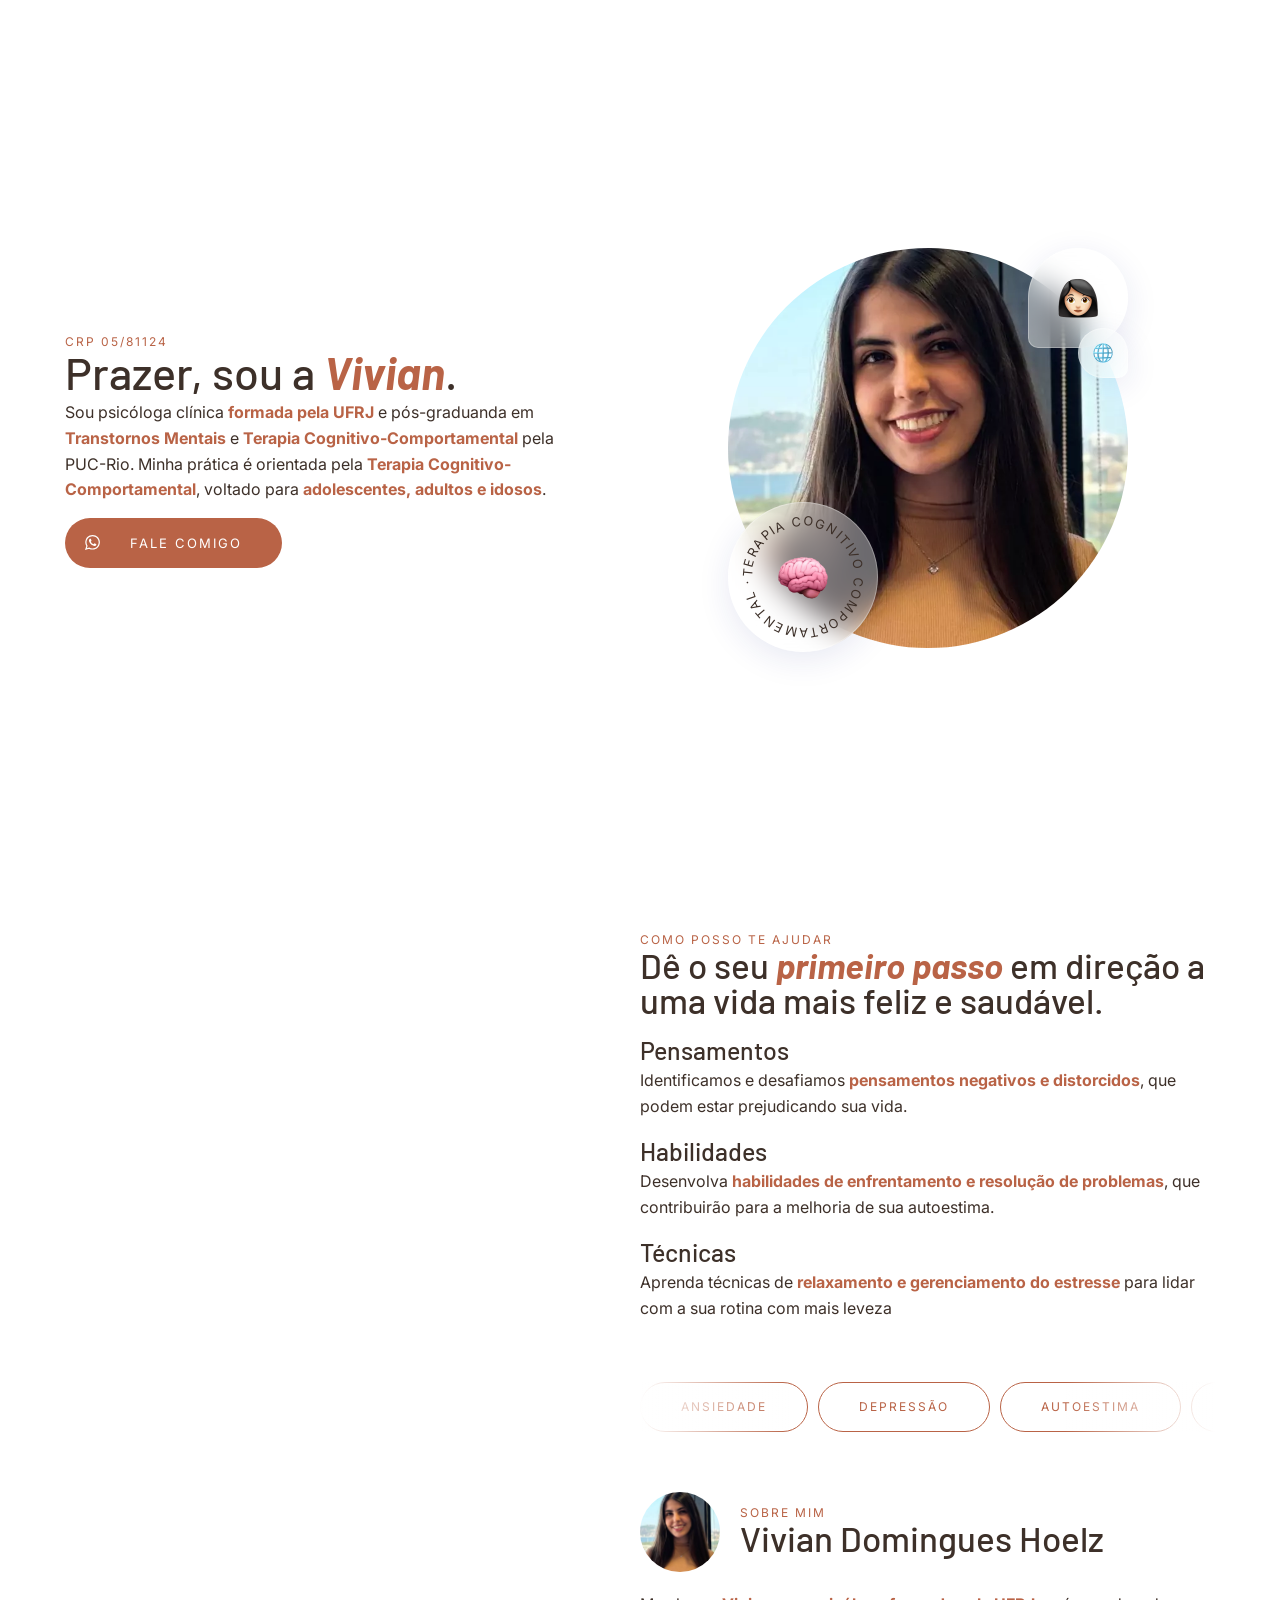
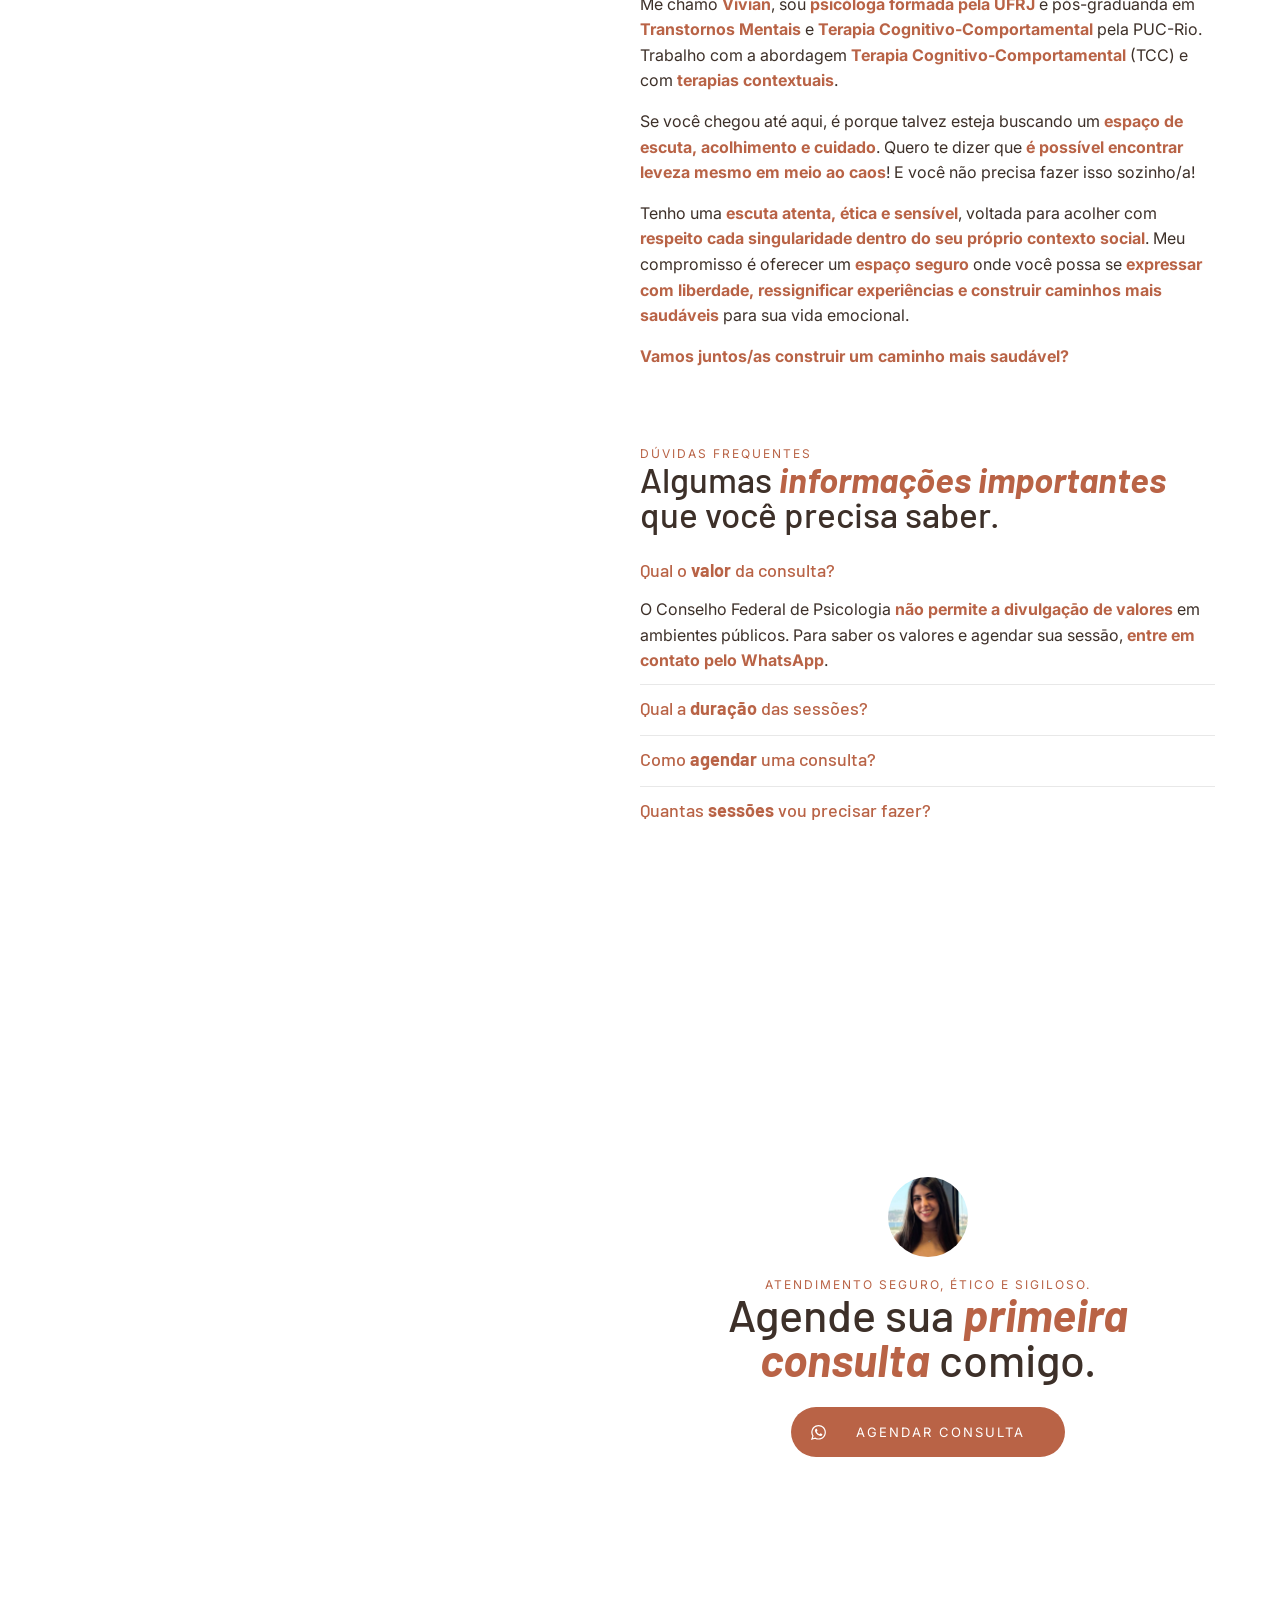
<file: vivian-domingues-hoelz/index.html>
<!doctype html>
<html>
  <head>
    <meta charset="UTF-8" />
    <meta name="viewport" content="width=device-width, initial-scale=1.0" />
    <title>Vivian Domingues Hoelz</title>
    <link rel="stylesheet" href="style.css" />
  </head>
  <body>
    <div class="container">
      <header>
        <section class="Head">
          <div class="wrapper">
            <span>CRP 05/81124</span>
            <h1>Prazer, sou a <strong>Vivian</strong>.</h1>
            <p>
              Sou psicóloga clínica <strong>formada pela UFRJ</strong> e
              pós-graduanda em<strong> Transtornos Mentais</strong> e
              <strong>Terapia Cognitivo-Comportamental</strong> pela
              PUC-Rio. Minha prática é orientada pela
              <strong>Terapia Cognitivo-Comportamental</strong>, voltado para
              <strong>adolescentes, adultos e idosos</strong>.
            </p>
            <div class="foot">
              <a
                href="https://wa.me/5521992149349"
                class="whatsapp-btn"
                target="_blank"
              >
                <img src="whatsapp.svg" width="15" />Fale comigo
              </a>
              <!-- <a
                href="https://www.instagram.com/psi_colucas/"
                class="instagram-btn"
                target="_blank"
              >
                <img src="instagram.svg" width="15" />
              </a> -->
            </div>
          </div>
        </section>
      </header>

      <main>
        <section class="Hero">
          <div class="wrapper">
            <img src="foto.webp" class="photo" />

            <div class="bubble bg">
              <img src="brain.png" />
              <svg viewBox="0 0 100 100">
                <defs>
                  <path
                    id="circle-text"
                    d="M 50, 50
                         m -40, 0
                         a 40,40 0 1,1 80,0
                         a 40,40 0 1,1 -80,0"
                  />
                </defs>
                <text>
                  <textPath xlink:href="#circle-text">
                    Terapia Cognitivo Comportamental ·
                  </textPath>
                </text>
              </svg>
            </div>

            <div class="bubble md">
              <img src="woman.png" />
            </div>

            <div class="bubble sm"><img src="globe.png" /></div>
          </div>
        </section>

        <section class="Grid">
          <span>Como posso te ajudar</span>
          <h2>
            Dê o seu <strong>primeiro passo</strong> em direção a uma vida mais
            feliz e saudável.
          </h2>
          <div class="item">
            <h3>Pensamentos</h3>
            <p>
              Identificamos e desafiamos
              <strong>pensamentos negativos e distorcidos</strong>, que podem
              estar prejudicando sua vida.
            </p>
          </div>
          <div class="item">
            <h3>Habilidades</h3>
            <p>
              Desenvolva
              <strong
                >habilidades de enfrentamento e resolução de problemas</strong
              >, que contribuirão para a melhoria de sua autoestima.
            </p>
          </div>
          <div class="item">
            <h3>Técnicas</h3>
            <p>
              Aprenda técnicas de
              <strong>relaxamento e gerenciamento do estresse</strong> para
              lidar com a sua rotina com mais leveza
            </p>
          </div>
        </section>

        <section class="Carousel">
          <div class="wrapper">
            <div class="items" id="carousel">
              <span class="item">Ansiedade</span>
              <span class="item">Depressão</span>
              <span class="item">Autoestima</span>
              <span class="item">Autoconhecimento</span>
              <span class="item">Autocuidado</span>
              <span class="item">Traumas</span>
              <span class="item">Relacionamentos</span>
              <span class="item">Dependência emocional</span>
              <span class="item">Insegurança</span>
            </div>
          </div>
        </section>

        <section class="About">
          <div class="head">
            <img src="foto.webp" class="photo" />
            <div class="title">
              <span>Sobre mim</span>
              <h2>Vivian Domingues Hoelz</h2>
            </div>
          </div>

          <p>
            Me chamo <strong>Vivian</strong>, sou
            <strong>psicóloga formada pela UFRJ</strong> e pós-graduanda
            em<strong> Transtornos Mentais</strong> e
            <strong>Terapia Cognitivo-Comportamental</strong> pela PUC-Rio.
            Trabalho com a abordagem
            <strong>Terapia Cognitivo-Comportamental</strong> (TCC) e com
            <strong>terapias contextuais</strong>.
          </p>
          <p>
            Se você chegou até aqui, é porque talvez esteja buscando um
            <strong>espaço de escuta, acolhimento e cuidado</strong>. Quero te
            dizer que
            <strong>é possível encontrar leveza mesmo em meio ao caos</strong>!
            E você não precisa fazer isso sozinho/a!
          </p>
          <p>
            Tenho uma <strong>escuta atenta, ética e sensível</strong>, voltada
            para acolher com
            <strong
              >respeito cada singularidade dentro do seu próprio contexto
              social</strong
            >. Meu compromisso é oferecer um <strong>espaço seguro</strong> onde
            você possa se<strong>
              expressar com liberdade, ressignificar experiências e construir
              caminhos mais saudáveis</strong
            >
            para sua vida emocional.
          </p>
          <p>
            <strong>Vamos juntos/as construir um caminho mais saudável?</strong>
          </p>
        </section>

        <section class="FAQ">
          <span>Dúvidas frequentes</span>
          <h2>
            Algumas <strong>informações importantes</strong> que você precisa
            saber.
          </h2>

          <div class="accordion">
            <details name="faq" open>
              <summary>
                <h4>Qual o <strong>valor</strong> da consulta?</h4>
              </summary>
              <p>
                O Conselho Federal de Psicologia
                <strong>não permite a divulgaçāo de valores</strong> em
                ambientes públicos. Para saber os valores e agendar sua sessāo,
                <strong>entre em contato pelo WhatsApp</strong>.
              </p>
            </details>
            <details name="faq">
              <summary>
                <h4>Qual a <strong>duração</strong> das sessões?</h4>
              </summary>
              <p>
                Geralmente, as sessões têm duraçāo de aproximadamente
                <strong>50 minutos</strong>, com
                <strong>frequência semanal</strong>.
              </p>
            </details>
            <details name="faq">
              <summary>
                <h4>Como <strong>agendar</strong> uma consulta?</h4>
              </summary>
              <p>
                O agendamento é feito de
                <strong>forma simples e direta</strong> pelo
                <strong>WhatsApp</strong>. Basta
                <strong>clicar no botão</strong> disponível aqui no site e você
                será <strong>redirecionado para uma conversa comigo</strong>.
                Por lá, podemos alinhar <strong>horários</strong> disponíveis,
                <strong>valores</strong> e qualquer
                <strong>outra dúvida</strong> que você tenha antes de marcar sua
                sessão.
              </p>
            </details>
            <details name="faq">
              <summary>
                <h4>Quantas <strong>sessões</strong> vou precisar fazer?</h4>
              </summary>
              <p>
                A quantidade de sessões varia conforme as
                <strong>necessidades individuais</strong>. A terapia é um
                <strong>processo contínuo</strong> e
                <strong>revisamos o progresso regularmente</strong>, sem uma
                previsão exata de término
              </p>
            </details>
          </div>
        </section>

        <section class="CTA">
          <img src="foto.webp" class="photo" />
          <span>Atendimento seguro, ético e sigiloso.</span>
          <h1>Agende sua <strong>primeira consulta</strong> comigo.</h1>
          <a
            href="https://wa.me/5521992149349"
            class="whatsapp-btn"
            target="_blank"
          >
            <img src="whatsapp.svg" width="15" />
            Agendar consulta
          </a>
        </section>
      </main>
    </div>
    <script>
      const carousel = document.getElementById("carousel")
      carousel.innerHTML += carousel.innerHTML
    </script>
  </body>
</html>
</file>
<file: ana-luisa-fiorasi-pinto/style.css>
@import url("https://fonts.googleapis.com/css2?family=Barlow:ital,wght@0,100;0,200;0,300;0,400;0,500;0,600;0,700;0,800;0,900;1,100;1,200;1,300;1,400;1,500;1,600;1,700;1,800;1,900&display=swap");
@import url("https://fonts.googleapis.com/css2?family=Inter:wght@100;200;300;400;500;600;700;800;900&display=swap");

:root {
  --primary-color: #b96346;
  --secondary-color: #3d3029;
  --background-color: #ffffff;
}

* {
  margin: 0;
  padding: 0;
  outline: 0;
  box-sizing: border-box;
}

body {
  background-color: var(--background-color);
  -webkit-font-smoothing: antialiased;
}

.container {
  display: grid;
  max-width: 1150px;
  grid-template-columns: 1fr 575px;
  gap: 60px;
  margin: 0 auto;
}

/* Text styling */
h1,
h2,
h3,
h4 {
  font-family: "Barlow", sans-serif;
  color: var(--secondary-color);
  font-weight: 500;
  line-height: 1em;
  margin-bottom: 5px;
}

h1 {
  font-size: 45px;
}

h2 {
  font-size: 35px;
}

h3 {
  font-size: 25px;
}

h4 {
  font-size: 18px;
  color: var(--primary-color);
}

p {
  font-family: "Inter", sans-serif;
  color: var(--secondary-color);
  line-height: 1.6em;
}

span {
  font-family: "Inter", sans-serif;
  font-weight: medium;
  font-size: 12px;
  color: var(--primary-color);
  text-transform: uppercase;
  letter-spacing: 2px;
}

strong {
  color: var(--primary-color);
}

h1 strong,
h2 strong {
  font-style: italic;
}

a {
  text-decoration: none;
  color: var(--primary-color);
}

/* Head */
.Head {
  display: flex;
  align-items: center;
  position: sticky;
  height: 100vh;
  top: 0;
}

.Head .wrapper .foot {
  margin-top: 15px;
}

.whatsapp-btn {
  display: inline-flex;
  align-items: center;
  justify-content: center;
  border-radius: 50px;
  background: var(--primary-color);
  font-family: "Inter", sans-serif;
  font-weight: medium;
  font-size: 13px;
  text-transform: uppercase;
  letter-spacing: 2px;
  padding: 0 40px 0 20px;
  color: white;
  text-decoration: none;
  height: 50px;
}

.whatsapp-btn img {
  margin-right: 30px;
}

.instagram-btn {
  display: inline-flex;
  align-items: center;
  justify-content: center;
  border: var(--primary-color) 1px solid;
  border-radius: 50px;
  height: 50px;
  width: 50px;
}

.instagram-btn svg {
  fill: var(--primary-color);
}

/* Hero */
.Hero {
  display: flex;
  flex-direction: column;
  justify-content: center;
  align-items: center;
  height: 100vh;
}

.Hero .wrapper {
  position: relative;
}

.Hero .wrapper img.photo {
  max-width: 400px;
  border-radius: 50%;
}

.Hero .wrapper .bubble {
  display: flex;
  align-items: center;
  justify-content: center;
  background: rgba(255, 255, 255, 0.4);
  backdrop-filter: blur(15px);
  -webkit-backdrop-filter: blur(15px);
  border: 1px solid rgba(255, 255, 255, 0.3);
  box-shadow: 0 8px 32px 0 rgba(31, 38, 135, 0.1);
  position: absolute;
}

.Hero .wrapper .bubble.bg {
  width: 150px;
  height: 150px;
  left: 0;
  bottom: 0;
  border-radius: 50%;
}

.Hero .wrapper .bubble.bg img {
  max-width: 50px;
}

.Hero .wrapper .bubble.bg svg {
  width: 100%;
  height: 100%;
  padding: 10px;
  position: absolute;
  animation: rotate 10s linear infinite;
}

.Hero .wrapper .bubble.bg svg text {
  font:
    400 10px "Inter",
    sans-serif;
  fill: var(--secondary-color);
  text-transform: uppercase;
}

.Hero .wrapper .bubble.md {
  width: 100px;
  height: 100px;
  right: 0;
  top: 0;
  border-radius: 50% 50% 50% 10px;
  animation: float 2s ease-in-out infinite alternate;
}

.Hero .wrapper .bubble.md img {
  max-width: 40px;
}

.Hero .wrapper .bubble.sm {
  width: 50px;
  height: 50px;
  right: 0;
  top: 0;
  margin-top: 80px;
  border-radius: 50% 50% 10px 50%;
  animation: float 4s ease-in-out infinite alternate;
}

.Hero .wrapper .bubble.sm img {
  max-width: 20px;
}

@keyframes rotate {
  from {
    transform: rotate(0deg);
  }
  to {
    transform: rotate(360deg);
  }
}

@keyframes float {
  from {
    transform: translateY(0);
  }
  to {
    transform: translateY(10px);
  }
}

/* Grid */
.Grid {
  padding: 30px 0;
}

.Grid h3 {
  margin-top: 20px;
}

/* Carousel */
.Carousel {
  padding: 30px 0;
}

.Carousel .wrapper {
  overflow: hidden;
  white-space: nowrap;
  position: relative;
}

.Carousel .wrapper::before,
.Carousel .wrapper::after {
  content: "";
  position: absolute;
  top: 0;
  width: 150px;
  height: 100%;
  z-index: 1;
}

.Carousel .wrapper::before {
  left: 0;
  background: linear-gradient(to right, white, rgba(255, 255, 255, 0));
}
.Carousel .wrapper::after {
  right: 0;
  background: linear-gradient(to left, white, rgba(255, 255, 255, 0));
}

.Carousel .wrapper .items {
  display: inline-flex;
  animation: scroll 30s linear infinite;
}

.Carousel .wrapper span.item {
  display: flex;
  align-items: center;
  justify-content: center;
  border: var(--primary-color) 1px solid;
  border-radius: 50px;
  padding: 0 40px;
  height: 50px;
  margin-right: 10px;
}

@keyframes scroll {
  from {
    transform: translateX(0);
  }
  to {
    transform: translateX(-50%);
  }
}

/* About */
.About {
  padding: 30px 0;
}

.About .head {
  display: flex;
  align-items: center;
  margin-bottom: 20px;
  gap: 20px;
}

.About .head .photo {
  max-width: 80px;
  border-radius: 50%;
}

.About p {
  margin-bottom: 15px;
}

/* FAQ */
.FAQ {
  padding: 30px 0;
}

.FAQ .accordion {
  margin-top: 15px;
}

.FAQ .accordion summary {
  list-style: none;
  height: 50px;
  display: flex;
  align-items: center;
  cursor: pointer;
}

summary::-webkit-details-marker {
  display: none;
}

.FAQ .accordion details {
  border-bottom: #e8e8e8 1px solid;
}

.FAQ .accordion details p {
  margin-bottom: 10px;
}

.FAQ .accordion details:last-child {
  border: none;
}

/* CTA */
.CTA {
  display: flex;
  flex-direction: column;
  align-items: center;
  justify-content: center;
  text-align: center;
  height: 100vh;
}

.CTA .photo {
  max-width: 80px;
  border-radius: 50%;
  margin-bottom: 20px;
}

.CTA .whatsapp-btn {
  margin-top: 20px;
  animation: in-out 2s ease infinite;
}

@keyframes in-out {
  0% {
    transform: scale(1, 1);
  }
  50% {
    transform: scale(1.1, 1.1);
  }
  100% {
    transform: scale(1, 1);
  }
}

/* Mobile */
@media (max-width: 1150px) {
  .container {
    display: block;
    margin: 30px;
  }

  .Head,
  .Hero,
  .CTA {
    height: auto;
  }

  .Hero {
    margin: 60px 0;
  }

  .Hero .wrapper img.photo {
    max-width: 100%;
  }

  .Hero .wrapper .bubble.bg {
    width: 120px;
    height: 120px;
  }

  .Hero .wrapper .bubble.bg img {
    max-width: 40px;
  }

  .Hero .wrapper .bubble.md {
    width: 70px;
    height: 70px;
  }

  .Hero .wrapper .bubble.md img {
    max-width: 30px;
  }

  .Hero .wrapper .bubble.sm {
    width: 40px;
    height: 40px;
    margin-top: 50px;
  }

  .Hero .wrapper .bubble.sm img {
    max-width: 15px;
  }

  .CTA {
    padding: 60px 0;
  }

  h1,
  h2 {
    font-size: 30px;
  }
}
</file>
<file: leonardo-thiesen-lohn/style.css>
@import url("https://fonts.googleapis.com/css2?family=Barlow:ital,wght@0,100;0,200;0,300;0,400;0,500;0,600;0,700;0,800;0,900;1,100;1,200;1,300;1,400;1,500;1,600;1,700;1,800;1,900&display=swap");
@import url("https://fonts.googleapis.com/css2?family=Inter:wght@100;200;300;400;500;600;700;800;900&display=swap");

:root {
  --primary-color: #b96346;
  --secondary-color: #3d3029;
  --background-color: #ffffff;
}

* {
  margin: 0;
  padding: 0;
  outline: 0;
  box-sizing: border-box;
}

body {
  background-color: var(--background-color);
  -webkit-font-smoothing: antialiased;
}

.container {
  display: grid;
  max-width: 1150px;
  grid-template-columns: 1fr 575px;
  gap: 60px;
  margin: 0 auto;
}

/* Text styling */
h1,
h2,
h3,
h4 {
  font-family: "Barlow", sans-serif;
  color: var(--secondary-color);
  font-weight: 500;
  line-height: 1em;
  margin-bottom: 5px;
}

h1 {
  font-size: 45px;
}

h2 {
  font-size: 35px;
}

h3 {
  font-size: 25px;
}

h4 {
  font-size: 18px;
  color: var(--primary-color);
}

p {
  font-family: "Inter", sans-serif;
  color: var(--secondary-color);
  line-height: 1.6em;
}

span {
  font-family: "Inter", sans-serif;
  font-weight: medium;
  font-size: 12px;
  color: var(--primary-color);
  text-transform: uppercase;
  letter-spacing: 2px;
}

strong {
  color: var(--primary-color);
}

h1 strong,
h2 strong {
  font-style: italic;
}

a {
  text-decoration: none;
  color: var(--primary-color);
}

/* Head */
.Head {
  display: flex;
  align-items: center;
  position: sticky;
  height: 100vh;
  top: 0;
}

.Head .wrapper .foot {
  margin-top: 15px;
}

.whatsapp-btn {
  display: inline-flex;
  align-items: center;
  justify-content: center;
  border-radius: 50px;
  background: var(--primary-color);
  font-family: "Inter", sans-serif;
  font-weight: medium;
  font-size: 13px;
  text-transform: uppercase;
  letter-spacing: 2px;
  padding: 0 40px 0 20px;
  color: white;
  text-decoration: none;
  height: 50px;
}

.whatsapp-btn img {
  margin-right: 30px;
}

.instagram-btn {
  display: inline-flex;
  align-items: center;
  justify-content: center;
  border: var(--primary-color) 1px solid;
  border-radius: 50px;
  height: 50px;
  width: 50px;
}

.instagram-btn svg {
  fill: var(--primary-color);
}

/* Hero */
.Hero {
  display: flex;
  flex-direction: column;
  justify-content: center;
  align-items: center;
  height: 100vh;
}

.Hero .wrapper {
  position: relative;
}

.Hero .wrapper img.photo {
  max-width: 400px;
  border-radius: 50%;
}

.Hero .wrapper .bubble {
  display: flex;
  align-items: center;
  justify-content: center;
  background: rgba(255, 255, 255, 0.4);
  backdrop-filter: blur(15px);
  -webkit-backdrop-filter: blur(15px);
  border: 1px solid rgba(255, 255, 255, 0.3);
  box-shadow: 0 8px 32px 0 rgba(31, 38, 135, 0.1);
  position: absolute;
}

.Hero .wrapper .bubble.bg {
  width: 150px;
  height: 150px;
  left: 0;
  bottom: 0;
  border-radius: 50%;
}

.Hero .wrapper .bubble.bg img {
  max-width: 50px;
}

.Hero .wrapper .bubble.bg svg {
  width: 100%;
  height: 100%;
  padding: 10px;
  position: absolute;
  animation: rotate 10s linear infinite;
}

.Hero .wrapper .bubble.bg svg text {
  font:
    400 10px "Inter",
    sans-serif;
  fill: var(--secondary-color);
  text-transform: uppercase;
}

.Hero .wrapper .bubble.md {
  width: 100px;
  height: 100px;
  right: 0;
  top: 0;
  border-radius: 50% 50% 50% 10px;
  animation: float 2s ease-in-out infinite alternate;
}

.Hero .wrapper .bubble.md img {
  max-width: 40px;
}

.Hero .wrapper .bubble.sm {
  width: 50px;
  height: 50px;
  right: 0;
  top: 0;
  margin-top: 80px;
  border-radius: 50% 50% 10px 50%;
  animation: float 4s ease-in-out infinite alternate;
}

.Hero .wrapper .bubble.sm img {
  max-width: 20px;
}

@keyframes rotate {
  from {
    transform: rotate(0deg);
  }
  to {
    transform: rotate(360deg);
  }
}

@keyframes float {
  from {
    transform: translateY(0);
  }
  to {
    transform: translateY(10px);
  }
}

/* Grid */
.Grid {
  padding: 30px 0;
}

.Grid h3 {
  margin-top: 20px;
}

/* Carousel */
.Carousel {
  padding: 30px 0;
}

.Carousel .wrapper {
  overflow: hidden;
  white-space: nowrap;
  position: relative;
}

.Carousel .wrapper::before,
.Carousel .wrapper::after {
  content: "";
  position: absolute;
  top: 0;
  width: 150px;
  height: 100%;
  z-index: 1;
}

.Carousel .wrapper::before {
  left: 0;
  background: linear-gradient(to right, white, rgba(255, 255, 255, 0));
}
.Carousel .wrapper::after {
  right: 0;
  background: linear-gradient(to left, white, rgba(255, 255, 255, 0));
}

.Carousel .wrapper .items {
  display: inline-flex;
  animation: scroll 30s linear infinite;
}

.Carousel .wrapper span.item {
  display: flex;
  align-items: center;
  justify-content: center;
  border: var(--primary-color) 1px solid;
  border-radius: 50px;
  padding: 0 40px;
  height: 50px;
  margin-right: 10px;
}

@keyframes scroll {
  from {
    transform: translateX(0);
  }
  to {
    transform: translateX(-50%);
  }
}

/* About */
.About {
  padding: 30px 0;
}

.About .head {
  display: flex;
  align-items: center;
  margin-bottom: 20px;
  gap: 20px;
}

.About .head .photo {
  max-width: 80px;
  border-radius: 50%;
}

.About p {
  margin-bottom: 15px;
}

/* FAQ */
.FAQ {
  padding: 30px 0;
}

.FAQ .accordion {
  margin-top: 15px;
}

.FAQ .accordion summary {
  list-style: none;
  height: 50px;
  display: flex;
  align-items: center;
  cursor: pointer;
}

summary::-webkit-details-marker {
  display: none;
}

.FAQ .accordion details {
  border-bottom: #e8e8e8 1px solid;
}

.FAQ .accordion details p {
  margin-bottom: 10px;
}

.FAQ .accordion details:last-child {
  border: none;
}

/* CTA */
.CTA {
  display: flex;
  flex-direction: column;
  align-items: center;
  justify-content: center;
  text-align: center;
  height: 100vh;
}

.CTA .photo {
  max-width: 80px;
  border-radius: 50%;
  margin-bottom: 20px;
}

.CTA .whatsapp-btn {
  margin-top: 20px;
  animation: in-out 2s ease infinite;
}

@keyframes in-out {
  0% {
    transform: scale(1, 1);
  }
  50% {
    transform: scale(1.1, 1.1);
  }
  100% {
    transform: scale(1, 1);
  }
}

/* Mobile */
@media (max-width: 1150px) {
  .container {
    display: block;
    margin: 30px;
  }

  .Head,
  .Hero,
  .CTA {
    height: auto;
  }

  .Hero {
    margin: 60px 0;
  }

  .Hero .wrapper img.photo {
    max-width: 100%;
  }

  .Hero .wrapper .bubble.bg {
    width: 120px;
    height: 120px;
  }

  .Hero .wrapper .bubble.bg img {
    max-width: 40px;
  }

  .Hero .wrapper .bubble.md {
    width: 70px;
    height: 70px;
  }

  .Hero .wrapper .bubble.md img {
    max-width: 30px;
  }

  .Hero .wrapper .bubble.sm {
    width: 40px;
    height: 40px;
    margin-top: 50px;
  }

  .Hero .wrapper .bubble.sm img {
    max-width: 15px;
  }

  .CTA {
    padding: 60px 0;
  }

  h1,
  h2 {
    font-size: 30px;
  }
}
</file>
<file: lucas-de-carvalho-dias/style.css>
@import url("https://fonts.googleapis.com/css2?family=Barlow:ital,wght@0,100;0,200;0,300;0,400;0,500;0,600;0,700;0,800;0,900;1,100;1,200;1,300;1,400;1,500;1,600;1,700;1,800;1,900&display=swap");
@import url("https://fonts.googleapis.com/css2?family=Inter:wght@100;200;300;400;500;600;700;800;900&display=swap");

:root {
  --primary-color: #b96346;
  --secondary-color: #3d3029;
  --background-color: #ffffff;
}

* {
  margin: 0;
  padding: 0;
  outline: 0;
  box-sizing: border-box;
}

body {
  background-color: var(--background-color);
  -webkit-font-smoothing: antialiased;
}

.container {
  display: grid;
  max-width: 1150px;
  grid-template-columns: 1fr 575px;
  gap: 60px;
  margin: 0 auto;
}

/* Text styling */
h1,
h2,
h3,
h4 {
  font-family: "Barlow", sans-serif;
  color: var(--secondary-color);
  font-weight: 500;
  line-height: 1em;
  margin-bottom: 5px;
}

h1 {
  font-size: 45px;
}

h2 {
  font-size: 35px;
}

h3 {
  font-size: 25px;
}

h4 {
  font-size: 18px;
  color: var(--primary-color);
}

p {
  font-family: "Inter", sans-serif;
  color: var(--secondary-color);
  line-height: 1.6em;
}

span {
  font-family: "Inter", sans-serif;
  font-weight: medium;
  font-size: 12px;
  color: var(--primary-color);
  text-transform: uppercase;
  letter-spacing: 2px;
}

strong {
  color: var(--primary-color);
}

h1 strong,
h2 strong {
  font-style: italic;
}

a {
  text-decoration: none;
  color: var(--primary-color);
}

/* Head */
.Head {
  display: flex;
  align-items: center;
  position: sticky;
  height: 100vh;
  top: 0;
}

.Head .wrapper .foot {
  margin-top: 15px;
}

.whatsapp-btn {
  display: inline-flex;
  align-items: center;
  justify-content: center;
  border-radius: 50px;
  background: var(--primary-color);
  font-family: "Inter", sans-serif;
  font-weight: medium;
  font-size: 13px;
  text-transform: uppercase;
  letter-spacing: 2px;
  padding: 0 40px 0 20px;
  color: white;
  text-decoration: none;
  height: 50px;
}

.whatsapp-btn img {
  margin-right: 30px;
}

.instagram-btn {
  display: inline-flex;
  align-items: center;
  justify-content: center;
  border: var(--primary-color) 1px solid;
  border-radius: 50px;
  height: 50px;
  width: 50px;
}

.instagram-btn svg {
  fill: var(--primary-color);
}

/* Hero */
.Hero {
  display: flex;
  flex-direction: column;
  justify-content: center;
  align-items: center;
  height: 100vh;
}

.Hero .wrapper {
  position: relative;
}

.Hero .wrapper img.photo {
  max-width: 400px;
  border-radius: 50%;
}

.Hero .wrapper .bubble {
  display: flex;
  align-items: center;
  justify-content: center;
  background: rgba(255, 255, 255, 0.4);
  backdrop-filter: blur(15px);
  -webkit-backdrop-filter: blur(15px);
  border: 1px solid rgba(255, 255, 255, 0.3);
  box-shadow: 0 8px 32px 0 rgba(31, 38, 135, 0.1);
  position: absolute;
}

.Hero .wrapper .bubble.bg {
  width: 150px;
  height: 150px;
  left: 0;
  bottom: 0;
  border-radius: 50%;
}

.Hero .wrapper .bubble.bg img {
  max-width: 50px;
}

.Hero .wrapper .bubble.bg svg {
  width: 100%;
  height: 100%;
  padding: 10px;
  position: absolute;
  animation: rotate 10s linear infinite;
}

.Hero .wrapper .bubble.bg svg text {
  font:
    400 10px "Inter",
    sans-serif;
  fill: var(--secondary-color);
  letter-spacing: 2px;
  text-transform: uppercase;
}

.Hero .wrapper .bubble.md {
  width: 100px;
  height: 100px;
  right: 0;
  top: 0;
  border-radius: 50% 50% 50% 10px;
  animation: float 2s ease-in-out infinite alternate;
}

.Hero .wrapper .bubble.md img {
  max-width: 40px;
}

.Hero .wrapper .bubble.sm {
  width: 50px;
  height: 50px;
  right: 0;
  top: 0;
  margin-top: 80px;
  border-radius: 50% 50% 10px 50%;
  animation: float 4s ease-in-out infinite alternate;
}

.Hero .wrapper .bubble.sm img {
  max-width: 20px;
}

@keyframes rotate {
  from {
    transform: rotate(0deg);
  }
  to {
    transform: rotate(360deg);
  }
}

@keyframes float {
  from {
    transform: translateY(0);
  }
  to {
    transform: translateY(10px);
  }
}

/* Grid */
.Grid {
  padding: 30px 0;
}

.Grid .item {
  margin-top: 20px;
}

/* Carousel */
.Carousel {
  padding: 30px 0;
}

.Carousel .wrapper {
  overflow: hidden;
  white-space: nowrap;
  position: relative;
}

.Carousel .wrapper::before,
.Carousel .wrapper::after {
  content: "";
  position: absolute;
  top: 0;
  width: 150px;
  height: 100%;
  z-index: 1;
}

.Carousel .wrapper::before {
  left: 0;
  background: linear-gradient(to right, white, rgba(255, 255, 255, 0));
}
.Carousel .wrapper::after {
  right: 0;
  background: linear-gradient(to left, white, rgba(255, 255, 255, 0));
}

.Carousel .wrapper .items {
  display: inline-flex;
  animation: scroll 30s linear infinite;
}

.Carousel .wrapper span.item {
  display: flex;
  align-items: center;
  justify-content: center;
  border: var(--primary-color) 1px solid;
  border-radius: 50px;
  padding: 0 40px;
  height: 50px;
  margin-right: 10px;
}

@keyframes scroll {
  from {
    transform: translateX(0);
  }
  to {
    transform: translateX(-50%);
  }
}

/* About */
.About {
  padding: 30px 0;
}

.About .head {
  display: flex;
  align-items: center;
  margin-bottom: 20px;
  gap: 20px;
}

.About .head .photo {
  max-width: 80px;
  border-radius: 50%;
}

.About p {
  margin-bottom: 15px;
}

/* FAQ */
.FAQ {
  padding: 30px 0;
}

.FAQ .accordion {
  margin-top: 15px;
}

.FAQ .accordion summary {
  list-style: none;
  height: 50px;
  display: flex;
  align-items: center;
  cursor: pointer;
}

summary::-webkit-details-marker {
  display: none;
}

.FAQ .accordion details {
  border-bottom: #e8e8e8 1px solid;
}

.FAQ .accordion details p {
  margin-bottom: 10px;
}

.FAQ .accordion details:last-child {
  border: none;
}

/* CTA */
.CTA {
  display: flex;
  flex-direction: column;
  align-items: center;
  justify-content: center;
  text-align: center;
  height: 100vh;
}

.CTA .photo {
  max-width: 80px;
  border-radius: 50%;
  margin-bottom: 20px;
}

.CTA .whatsapp-btn {
  margin-top: 20px;
  animation: in-out 2s ease infinite;
}

@keyframes in-out {
  0% {
    transform: scale(1, 1);
  }
  50% {
    transform: scale(1.1, 1.1);
  }
  100% {
    transform: scale(1, 1);
  }
}

/* Mobile */
@media (max-width: 1150px) {
  .container {
    display: block;
    margin: 30px;
  }

  .Head,
  .Hero,
  .CTA {
    height: auto;
  }

  .Hero {
    margin: 60px 0;
  }

  .Hero .wrapper img.photo {
    max-width: 100%;
  }

  .Hero .wrapper .bubble.bg {
    width: 120px;
    height: 120px;
  }

  .Hero .wrapper .bubble.bg img {
    max-width: 40px;
  }

  .Hero .wrapper .bubble.md {
    width: 70px;
    height: 70px;
  }

  .Hero .wrapper .bubble.md img {
    max-width: 30px;
  }

  .Hero .wrapper .bubble.sm {
    width: 40px;
    height: 40px;
    margin-top: 50px;
  }

  .Hero .wrapper .bubble.sm img {
    max-width: 15px;
  }

  .CTA {
    padding: 60px 0;
  }

  h1,
  h2 {
    font-size: 30px;
  }
}
</file>
<file: rafaela-da-silva-beiro/style.css>
@import url("https://fonts.googleapis.com/css2?family=Barlow:ital,wght@0,100;0,200;0,300;0,400;0,500;0,600;0,700;0,800;0,900;1,100;1,200;1,300;1,400;1,500;1,600;1,700;1,800;1,900&display=swap");
@import url("https://fonts.googleapis.com/css2?family=Inter:wght@100;200;300;400;500;600;700;800;900&display=swap");

:root {
  --primary-color: #b96346;
  --secondary-color: #3d3029;
  --background-color: #ffffff;
}

* {
  margin: 0;
  padding: 0;
  outline: 0;
  box-sizing: border-box;
}

body {
  background-color: var(--background-color);
  -webkit-font-smoothing: antialiased;
}

.container {
  display: grid;
  max-width: 1150px;
  grid-template-columns: 1fr 575px;
  gap: 60px;
  margin: 0 auto;
}

/* Text styling */
h1,
h2,
h3,
h4 {
  font-family: "Barlow", sans-serif;
  color: var(--secondary-color);
  font-weight: 500;
  line-height: 1em;
  margin-bottom: 5px;
}

h1 {
  font-size: 45px;
}

h2 {
  font-size: 35px;
}

h3 {
  font-size: 25px;
}

h4 {
  font-size: 18px;
  color: var(--primary-color);
}

p {
  font-family: "Inter", sans-serif;
  color: var(--secondary-color);
  line-height: 1.6em;
}

span {
  font-family: "Inter", sans-serif;
  font-weight: medium;
  font-size: 12px;
  color: var(--primary-color);
  text-transform: uppercase;
  letter-spacing: 2px;
}

strong {
  color: var(--primary-color);
}

h1 strong,
h2 strong {
  font-style: italic;
}

a {
  text-decoration: none;
  color: var(--primary-color);
}

/* Head */
.Head {
  display: flex;
  align-items: center;
  position: sticky;
  height: 100vh;
  top: 0;
}

.Head .wrapper .foot {
  margin-top: 15px;
}

.whatsapp-btn {
  display: inline-flex;
  align-items: center;
  justify-content: center;
  border-radius: 50px;
  background: var(--primary-color);
  font-family: "Inter", sans-serif;
  font-weight: medium;
  font-size: 13px;
  text-transform: uppercase;
  letter-spacing: 2px;
  padding: 0 40px 0 20px;
  color: white;
  text-decoration: none;
  height: 50px;
}

.whatsapp-btn img {
  margin-right: 30px;
}

.instagram-btn {
  display: inline-flex;
  align-items: center;
  justify-content: center;
  border: var(--primary-color) 1px solid;
  border-radius: 50px;
  height: 50px;
  width: 50px;
}

.instagram-btn svg {
  fill: var(--primary-color);
}

/* Hero */
.Hero {
  display: flex;
  flex-direction: column;
  justify-content: center;
  align-items: center;
  height: 100vh;
}

.Hero .wrapper {
  position: relative;
}

.Hero .wrapper img.photo {
  max-width: 400px;
  border-radius: 50%;
}

.Hero .wrapper .bubble {
  display: flex;
  align-items: center;
  justify-content: center;
  background: rgba(255, 255, 255, 0.4);
  backdrop-filter: blur(15px);
  -webkit-backdrop-filter: blur(15px);
  border: 1px solid rgba(255, 255, 255, 0.3);
  box-shadow: 0 8px 32px 0 rgba(31, 38, 135, 0.1);
  position: absolute;
}

.Hero .wrapper .bubble.bg {
  width: 150px;
  height: 150px;
  left: 0;
  bottom: 0;
  border-radius: 50%;
}

.Hero .wrapper .bubble.bg img {
  max-width: 50px;
}

.Hero .wrapper .bubble.bg svg {
  width: 100%;
  height: 100%;
  padding: 10px;
  position: absolute;
  animation: rotate 10s linear infinite;
}

.Hero .wrapper .bubble.bg svg text {
  font:
    400 10px "Inter",
    sans-serif;
  fill: var(--secondary-color);
  text-transform: uppercase;
}

.Hero .wrapper .bubble.md {
  width: 100px;
  height: 100px;
  right: 0;
  top: 0;
  border-radius: 50% 50% 50% 10px;
  animation: float 2s ease-in-out infinite alternate;
}

.Hero .wrapper .bubble.md img {
  max-width: 40px;
}

.Hero .wrapper .bubble.sm {
  width: 50px;
  height: 50px;
  right: 0;
  top: 0;
  margin-top: 80px;
  border-radius: 50% 50% 10px 50%;
  animation: float 4s ease-in-out infinite alternate;
}

.Hero .wrapper .bubble.sm img {
  max-width: 20px;
}

@keyframes rotate {
  from {
    transform: rotate(0deg);
  }
  to {
    transform: rotate(360deg);
  }
}

@keyframes float {
  from {
    transform: translateY(0);
  }
  to {
    transform: translateY(10px);
  }
}

/* Grid */
.Grid {
  padding: 30px 0;
}

.Grid h3 {
  margin-top: 20px;
}

/* Carousel */
.Carousel {
  padding: 30px 0;
}

.Carousel .wrapper {
  overflow: hidden;
  white-space: nowrap;
  position: relative;
}

.Carousel .wrapper::before,
.Carousel .wrapper::after {
  content: "";
  position: absolute;
  top: 0;
  width: 150px;
  height: 100%;
  z-index: 1;
}

.Carousel .wrapper::before {
  left: 0;
  background: linear-gradient(to right, white, rgba(255, 255, 255, 0));
}
.Carousel .wrapper::after {
  right: 0;
  background: linear-gradient(to left, white, rgba(255, 255, 255, 0));
}

.Carousel .wrapper .items {
  display: inline-flex;
  animation: scroll 30s linear infinite;
}

.Carousel .wrapper span.item {
  display: flex;
  align-items: center;
  justify-content: center;
  border: var(--primary-color) 1px solid;
  border-radius: 50px;
  padding: 0 40px;
  height: 50px;
  margin-right: 10px;
}

@keyframes scroll {
  from {
    transform: translateX(0);
  }
  to {
    transform: translateX(-50%);
  }
}

/* About */
.About {
  padding: 30px 0;
}

.About .head {
  display: flex;
  align-items: center;
  margin-bottom: 20px;
  gap: 20px;
}

.About .head .photo {
  max-width: 80px;
  border-radius: 50%;
}

.About p {
  margin-bottom: 15px;
}

/* FAQ */
.FAQ {
  padding: 30px 0;
}

.FAQ .accordion {
  margin-top: 15px;
}

.FAQ .accordion summary {
  list-style: none;
  height: 50px;
  display: flex;
  align-items: center;
  cursor: pointer;
}

summary::-webkit-details-marker {
  display: none;
}

.FAQ .accordion details {
  border-bottom: #e8e8e8 1px solid;
}

.FAQ .accordion details p {
  margin-bottom: 10px;
}

.FAQ .accordion details:last-child {
  border: none;
}

/* CTA */
.CTA {
  display: flex;
  flex-direction: column;
  align-items: center;
  justify-content: center;
  text-align: center;
  height: 100vh;
}

.CTA .photo {
  max-width: 80px;
  border-radius: 50%;
  margin-bottom: 20px;
}

.CTA .whatsapp-btn {
  margin-top: 20px;
  animation: in-out 2s ease infinite;
}

@keyframes in-out {
  0% {
    transform: scale(1, 1);
  }
  50% {
    transform: scale(1.1, 1.1);
  }
  100% {
    transform: scale(1, 1);
  }
}

/* Mobile */
@media (max-width: 1150px) {
  .container {
    display: block;
    margin: 30px;
  }

  .Head,
  .Hero,
  .CTA {
    height: auto;
  }

  .Hero {
    margin: 60px 0;
  }

  .Hero .wrapper img.photo {
    max-width: 100%;
  }

  .Hero .wrapper .bubble.bg {
    width: 120px;
    height: 120px;
  }

  .Hero .wrapper .bubble.bg img {
    max-width: 40px;
  }

  .Hero .wrapper .bubble.md {
    width: 70px;
    height: 70px;
  }

  .Hero .wrapper .bubble.md img {
    max-width: 30px;
  }

  .Hero .wrapper .bubble.sm {
    width: 40px;
    height: 40px;
    margin-top: 50px;
  }

  .Hero .wrapper .bubble.sm img {
    max-width: 15px;
  }

  .CTA {
    padding: 60px 0;
  }

  h1,
  h2 {
    font-size: 30px;
  }
}
</file>
<file: rafaela-de-oliveira-almeida/style.css>
@import url("https://fonts.googleapis.com/css2?family=Barlow:ital,wght@0,100;0,200;0,300;0,400;0,500;0,600;0,700;0,800;0,900;1,100;1,200;1,300;1,400;1,500;1,600;1,700;1,800;1,900&display=swap");
@import url("https://fonts.googleapis.com/css2?family=Inter:wght@100;200;300;400;500;600;700;800;900&display=swap");

:root {
  --primary-color: #b96346;
  --secondary-color: #3d3029;
  --background-color: #ffffff;
}

* {
  margin: 0;
  padding: 0;
  outline: 0;
  box-sizing: border-box;
}

body {
  background-color: var(--background-color);
  -webkit-font-smoothing: antialiased;
}

.container {
  display: grid;
  max-width: 1150px;
  grid-template-columns: 1fr 575px;
  gap: 60px;
  margin: 0 auto;
}

/* Text styling */
h1,
h2,
h3,
h4 {
  font-family: "Barlow", sans-serif;
  color: var(--secondary-color);
  font-weight: 500;
  line-height: 1em;
  margin-bottom: 5px;
}

h1 {
  font-size: 45px;
}

h2 {
  font-size: 35px;
}

h3 {
  font-size: 25px;
}

h4 {
  font-size: 18px;
  color: var(--primary-color);
}

p {
  font-family: "Inter", sans-serif;
  color: var(--secondary-color);
  line-height: 1.6em;
}

span {
  font-family: "Inter", sans-serif;
  font-weight: medium;
  font-size: 12px;
  color: var(--primary-color);
  text-transform: uppercase;
  letter-spacing: 2px;
}

strong {
  color: var(--primary-color);
}

h1 strong,
h2 strong {
  font-style: italic;
}

a {
  text-decoration: none;
  color: var(--primary-color);
}

/* Head */
.Head {
  display: flex;
  align-items: center;
  position: sticky;
  height: 100vh;
  top: 0;
}

.Head .wrapper .foot {
  margin-top: 15px;
}

.whatsapp-btn {
  display: inline-flex;
  align-items: center;
  justify-content: center;
  border-radius: 50px;
  background: var(--primary-color);
  font-family: "Inter", sans-serif;
  font-weight: medium;
  font-size: 13px;
  text-transform: uppercase;
  letter-spacing: 2px;
  padding: 0 40px 0 20px;
  color: white;
  text-decoration: none;
  height: 50px;
}

.whatsapp-btn img {
  margin-right: 30px;
}

.instagram-btn {
  display: inline-flex;
  align-items: center;
  justify-content: center;
  border: var(--primary-color) 1px solid;
  border-radius: 50px;
  height: 50px;
  width: 50px;
}

.instagram-btn svg {
  fill: var(--primary-color);
}

/* Hero */
.Hero {
  display: flex;
  flex-direction: column;
  justify-content: center;
  align-items: center;
  height: 100vh;
}

.Hero .wrapper {
  position: relative;
}

.Hero .wrapper img.photo {
  max-width: 400px;
  border-radius: 50%;
}

.Hero .wrapper .bubble {
  display: flex;
  align-items: center;
  justify-content: center;
  background: rgba(255, 255, 255, 0.4);
  backdrop-filter: blur(15px);
  -webkit-backdrop-filter: blur(15px);
  border: 1px solid rgba(255, 255, 255, 0.3);
  box-shadow: 0 8px 32px 0 rgba(31, 38, 135, 0.1);
  position: absolute;
}

.Hero .wrapper .bubble.bg {
  width: 150px;
  height: 150px;
  left: 0;
  bottom: 0;
  border-radius: 50%;
}

.Hero .wrapper .bubble.bg img {
  max-width: 50px;
}

.Hero .wrapper .bubble.bg svg {
  width: 100%;
  height: 100%;
  padding: 10px;
  position: absolute;
  animation: rotate 10s linear infinite;
}

.Hero .wrapper .bubble.bg svg text {
  font:
    400 10px "Inter",
    sans-serif;
  fill: var(--secondary-color);
  letter-spacing: 1.2px;
  text-transform: uppercase;
}

.Hero .wrapper .bubble.md {
  width: 100px;
  height: 100px;
  right: 0;
  top: 0;
  border-radius: 50% 50% 50% 10px;
  animation: float 2s ease-in-out infinite alternate;
}

.Hero .wrapper .bubble.md img {
  max-width: 40px;
}

.Hero .wrapper .bubble.sm {
  width: 50px;
  height: 50px;
  right: 0;
  top: 0;
  margin-top: 80px;
  border-radius: 50% 50% 10px 50%;
  animation: float 4s ease-in-out infinite alternate;
}

.Hero .wrapper .bubble.sm img {
  max-width: 20px;
}

@keyframes rotate {
  from {
    transform: rotate(0deg);
  }
  to {
    transform: rotate(360deg);
  }
}

@keyframes float {
  from {
    transform: translateY(0);
  }
  to {
    transform: translateY(10px);
  }
}

/* Grid */
.Grid {
  padding: 30px 0;
}

.Grid .item {
  margin-top: 20px;
}

/* Carousel */
.Carousel {
  padding: 30px 0;
}

.Carousel .wrapper {
  overflow: hidden;
  white-space: nowrap;
  position: relative;
}

.Carousel .wrapper::before,
.Carousel .wrapper::after {
  content: "";
  position: absolute;
  top: 0;
  width: 150px;
  height: 100%;
  z-index: 1;
}

.Carousel .wrapper::before {
  left: 0;
  background: linear-gradient(to right, white, rgba(255, 255, 255, 0));
}
.Carousel .wrapper::after {
  right: 0;
  background: linear-gradient(to left, white, rgba(255, 255, 255, 0));
}

.Carousel .wrapper .items {
  display: inline-flex;
  animation: scroll 30s linear infinite;
}

.Carousel .wrapper span.item {
  display: flex;
  align-items: center;
  justify-content: center;
  border: var(--primary-color) 1px solid;
  border-radius: 50px;
  padding: 0 40px;
  height: 50px;
  margin-right: 10px;
}

@keyframes scroll {
  from {
    transform: translateX(0);
  }
  to {
    transform: translateX(-50%);
  }
}

/* About */
.About {
  padding: 30px 0;
}

.About .head {
  display: flex;
  align-items: center;
  margin-bottom: 20px;
  gap: 20px;
}

.About .head .photo {
  max-width: 80px;
  border-radius: 50%;
}

.About p {
  margin-bottom: 15px;
}

/* FAQ */
.FAQ {
  padding: 30px 0;
}

.FAQ .accordion {
  margin-top: 15px;
}

.FAQ .accordion summary {
  list-style: none;
  height: 50px;
  display: flex;
  align-items: center;
  cursor: pointer;
}

summary::-webkit-details-marker {
  display: none;
}

.FAQ .accordion details {
  border-bottom: #e8e8e8 1px solid;
}

.FAQ .accordion details p {
  margin-bottom: 10px;
}

.FAQ .accordion details:last-child {
  border: none;
}

/* CTA */
.CTA {
  display: flex;
  flex-direction: column;
  align-items: center;
  justify-content: center;
  text-align: center;
  height: 100vh;
}

.CTA .photo {
  max-width: 80px;
  border-radius: 50%;
  margin-bottom: 20px;
}

.CTA .whatsapp-btn {
  margin-top: 20px;
  animation: in-out 2s ease infinite;
}

@keyframes in-out {
  0% {
    transform: scale(1, 1);
  }
  50% {
    transform: scale(1.1, 1.1);
  }
  100% {
    transform: scale(1, 1);
  }
}

/* Mobile */
@media (max-width: 1150px) {
  .container {
    display: block;
    margin: 30px;
  }

  .Head,
  .Hero,
  .CTA {
    height: auto;
  }

  .Hero {
    margin: 60px 0;
  }

  .Hero .wrapper img.photo {
    max-width: 100%;
  }

  .Hero .wrapper .bubble.bg {
    width: 120px;
    height: 120px;
  }

  .Hero .wrapper .bubble.bg img {
    max-width: 40px;
  }

  .Hero .wrapper .bubble.md {
    width: 70px;
    height: 70px;
  }

  .Hero .wrapper .bubble.md img {
    max-width: 30px;
  }

  .Hero .wrapper .bubble.sm {
    width: 40px;
    height: 40px;
    margin-top: 50px;
  }

  .Hero .wrapper .bubble.sm img {
    max-width: 15px;
  }

  .CTA {
    padding: 60px 0;
  }

  h1,
  h2 {
    font-size: 30px;
  }
}
</file>
<file: vivian-domingues-hoelz/style.css>
@import url("https://fonts.googleapis.com/css2?family=Barlow:ital,wght@0,100;0,200;0,300;0,400;0,500;0,600;0,700;0,800;0,900;1,100;1,200;1,300;1,400;1,500;1,600;1,700;1,800;1,900&display=swap");
@import url("https://fonts.googleapis.com/css2?family=Inter:wght@100;200;300;400;500;600;700;800;900&display=swap");

:root {
  --primary-color: #b96346;
  --secondary-color: #3d3029;
  --background-color: #ffffff;
}

* {
  margin: 0;
  padding: 0;
  outline: 0;
  box-sizing: border-box;
}

body {
  background-color: var(--background-color);
  -webkit-font-smoothing: antialiased;
}

.container {
  display: grid;
  max-width: 1150px;
  grid-template-columns: 1fr 575px;
  gap: 60px;
  margin: 0 auto;
}

/* Text styling */
h1,
h2,
h3,
h4 {
  font-family: "Barlow", sans-serif;
  color: var(--secondary-color);
  font-weight: 500;
  line-height: 1em;
  margin-bottom: 5px;
}

h1 {
  font-size: 45px;
}

h2 {
  font-size: 35px;
}

h3 {
  font-size: 25px;
}

h4 {
  font-size: 18px;
  color: var(--primary-color);
}

p {
  font-family: "Inter", sans-serif;
  color: var(--secondary-color);
  line-height: 1.6em;
}

span {
  font-family: "Inter", sans-serif;
  font-weight: medium;
  font-size: 12px;
  color: var(--primary-color);
  text-transform: uppercase;
  letter-spacing: 2px;
}

strong {
  color: var(--primary-color);
}

h1 strong,
h2 strong {
  font-style: italic;
}

a {
  text-decoration: none;
  color: var(--primary-color);
}

/* Head */
.Head {
  display: flex;
  align-items: center;
  position: sticky;
  height: 100vh;
  top: 0;
}

.Head .wrapper .foot {
  margin-top: 15px;
}

.whatsapp-btn {
  display: inline-flex;
  align-items: center;
  justify-content: center;
  border-radius: 50px;
  background: var(--primary-color);
  font-family: "Inter", sans-serif;
  font-weight: medium;
  font-size: 13px;
  text-transform: uppercase;
  letter-spacing: 2px;
  padding: 0 40px 0 20px;
  color: white;
  text-decoration: none;
  height: 50px;
}

.whatsapp-btn img {
  margin-right: 30px;
}

.instagram-btn {
  display: inline-flex;
  align-items: center;
  justify-content: center;
  border: var(--primary-color) 1px solid;
  border-radius: 50px;
  height: 50px;
  width: 50px;
}

.instagram-btn svg {
  fill: var(--primary-color);
}

/* Hero */
.Hero {
  display: flex;
  flex-direction: column;
  justify-content: center;
  align-items: center;
  height: 100vh;
}

.Hero .wrapper {
  position: relative;
}

.Hero .wrapper img.photo {
  max-width: 400px;
  border-radius: 50%;
}

.Hero .wrapper .bubble {
  display: flex;
  align-items: center;
  justify-content: center;
  background: rgba(255, 255, 255, 0.4);
  backdrop-filter: blur(15px);
  -webkit-backdrop-filter: blur(15px);
  border: 1px solid rgba(255, 255, 255, 0.3);
  box-shadow: 0 8px 32px 0 rgba(31, 38, 135, 0.1);
  position: absolute;
}

.Hero .wrapper .bubble.bg {
  width: 150px;
  height: 150px;
  left: 0;
  bottom: 0;
  border-radius: 50%;
}

.Hero .wrapper .bubble.bg img {
  max-width: 50px;
}

.Hero .wrapper .bubble.bg svg {
  width: 100%;
  height: 100%;
  padding: 10px;
  position: absolute;
  animation: rotate 10s linear infinite;
}

.Hero .wrapper .bubble.bg svg text {
  font:
    400 10px "Inter",
    sans-serif;
  fill: var(--secondary-color);
  letter-spacing: 1.2px;
  text-transform: uppercase;
}

.Hero .wrapper .bubble.md {
  width: 100px;
  height: 100px;
  right: 0;
  top: 0;
  border-radius: 50% 50% 50% 10px;
  animation: float 2s ease-in-out infinite alternate;
}

.Hero .wrapper .bubble.md img {
  max-width: 40px;
}

.Hero .wrapper .bubble.sm {
  width: 50px;
  height: 50px;
  right: 0;
  top: 0;
  margin-top: 80px;
  border-radius: 50% 50% 10px 50%;
  animation: float 4s ease-in-out infinite alternate;
}

.Hero .wrapper .bubble.sm img {
  max-width: 20px;
}

@keyframes rotate {
  from {
    transform: rotate(0deg);
  }
  to {
    transform: rotate(360deg);
  }
}

@keyframes float {
  from {
    transform: translateY(0);
  }
  to {
    transform: translateY(10px);
  }
}

/* Grid */
.Grid {
  padding: 30px 0;
}

.Grid .item {
  margin-top: 20px;
}

/* Carousel */
.Carousel {
  padding: 30px 0;
}

.Carousel .wrapper {
  overflow: hidden;
  white-space: nowrap;
  position: relative;
}

.Carousel .wrapper::before,
.Carousel .wrapper::after {
  content: "";
  position: absolute;
  top: 0;
  width: 150px;
  height: 100%;
  z-index: 1;
}

.Carousel .wrapper::before {
  left: 0;
  background: linear-gradient(to right, white, rgba(255, 255, 255, 0));
}
.Carousel .wrapper::after {
  right: 0;
  background: linear-gradient(to left, white, rgba(255, 255, 255, 0));
}

.Carousel .wrapper .items {
  display: inline-flex;
  animation: scroll 30s linear infinite;
}

.Carousel .wrapper span.item {
  display: flex;
  align-items: center;
  justify-content: center;
  border: var(--primary-color) 1px solid;
  border-radius: 50px;
  padding: 0 40px;
  height: 50px;
  margin-right: 10px;
}

@keyframes scroll {
  from {
    transform: translateX(0);
  }
  to {
    transform: translateX(-50%);
  }
}

/* About */
.About {
  padding: 30px 0;
}

.About .head {
  display: flex;
  align-items: center;
  margin-bottom: 20px;
  gap: 20px;
}

.About .head .photo {
  max-width: 80px;
  border-radius: 50%;
}

.About p {
  margin-bottom: 15px;
}

/* FAQ */
.FAQ {
  padding: 30px 0;
}

.FAQ .accordion {
  margin-top: 15px;
}

.FAQ .accordion summary {
  list-style: none;
  height: 50px;
  display: flex;
  align-items: center;
  cursor: pointer;
}

summary::-webkit-details-marker {
  display: none;
}

.FAQ .accordion details {
  border-bottom: #e8e8e8 1px solid;
}

.FAQ .accordion details p {
  margin-bottom: 10px;
}

.FAQ .accordion details:last-child {
  border: none;
}

/* CTA */
.CTA {
  display: flex;
  flex-direction: column;
  align-items: center;
  justify-content: center;
  text-align: center;
  height: 100vh;
}

.CTA .photo {
  max-width: 80px;
  border-radius: 50%;
  margin-bottom: 20px;
}

.CTA .whatsapp-btn {
  margin-top: 20px;
  animation: in-out 2s ease infinite;
}

@keyframes in-out {
  0% {
    transform: scale(1, 1);
  }
  50% {
    transform: scale(1.1, 1.1);
  }
  100% {
    transform: scale(1, 1);
  }
}

/* Mobile */
@media (max-width: 1150px) {
  .container {
    display: block;
    margin: 30px;
  }

  .Head,
  .Hero,
  .CTA {
    height: auto;
  }

  .Hero {
    margin: 60px 0;
  }

  .Hero .wrapper img.photo {
    max-width: 100%;
  }

  .Hero .wrapper .bubble.bg {
    width: 120px;
    height: 120px;
  }

  .Hero .wrapper .bubble.bg img {
    max-width: 40px;
  }

  .Hero .wrapper .bubble.md {
    width: 70px;
    height: 70px;
  }

  .Hero .wrapper .bubble.md img {
    max-width: 30px;
  }

  .Hero .wrapper .bubble.sm {
    width: 40px;
    height: 40px;
    margin-top: 50px;
  }

  .Hero .wrapper .bubble.sm img {
    max-width: 15px;
  }

  .CTA {
    padding: 60px 0;
  }

  h1,
  h2 {
    font-size: 30px;
  }
}
</file>
